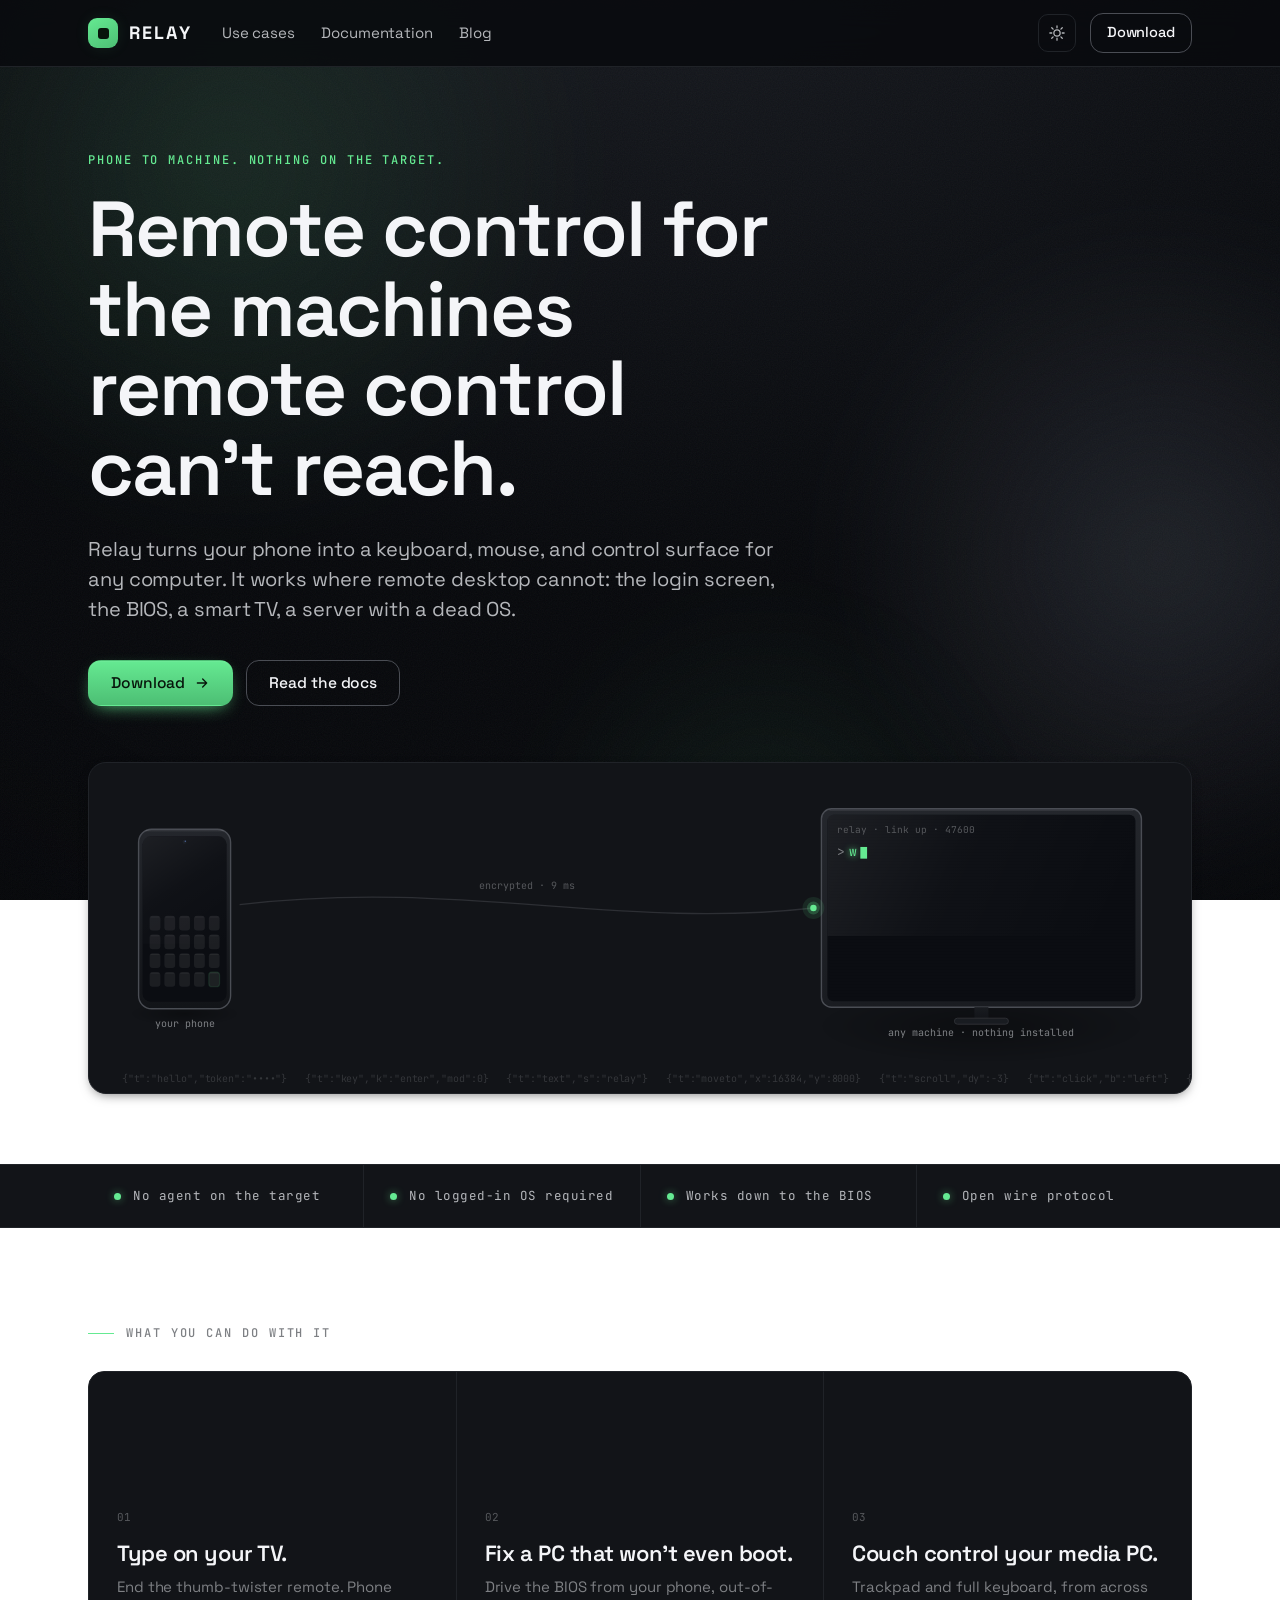
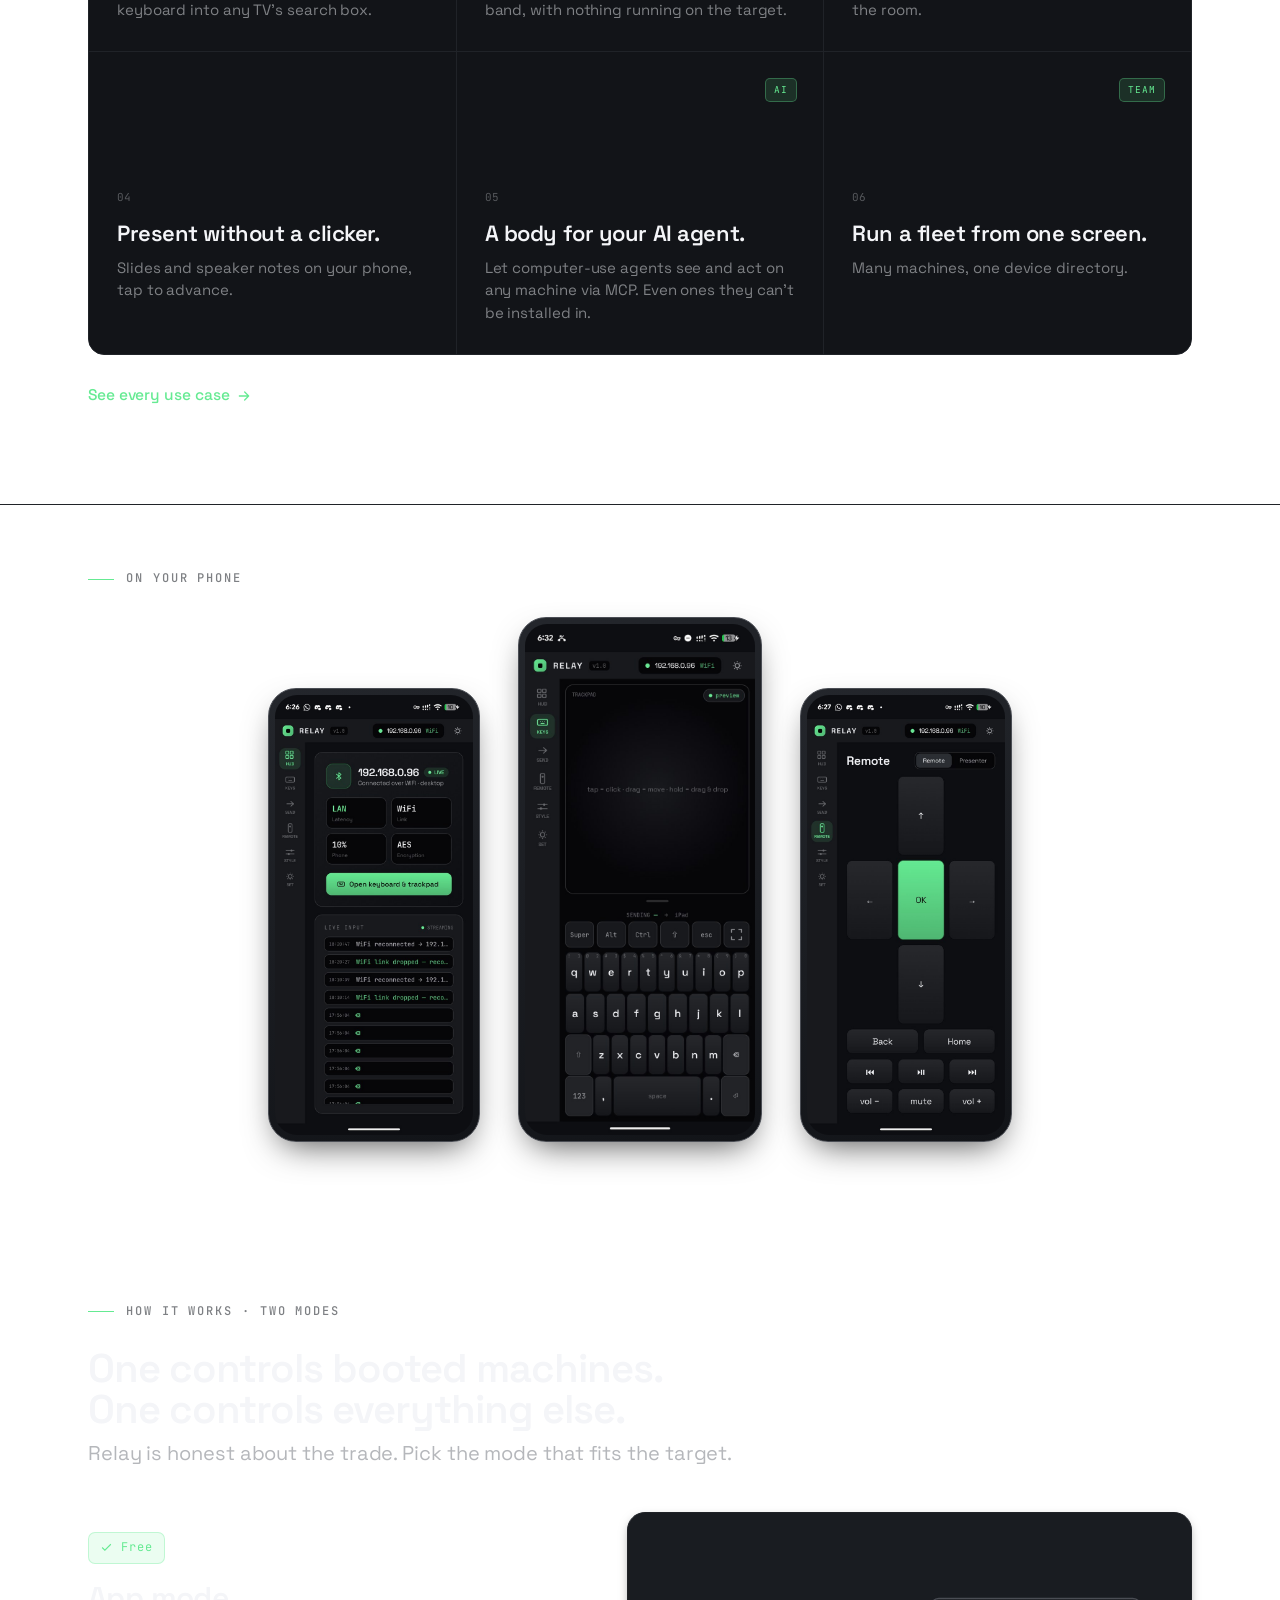
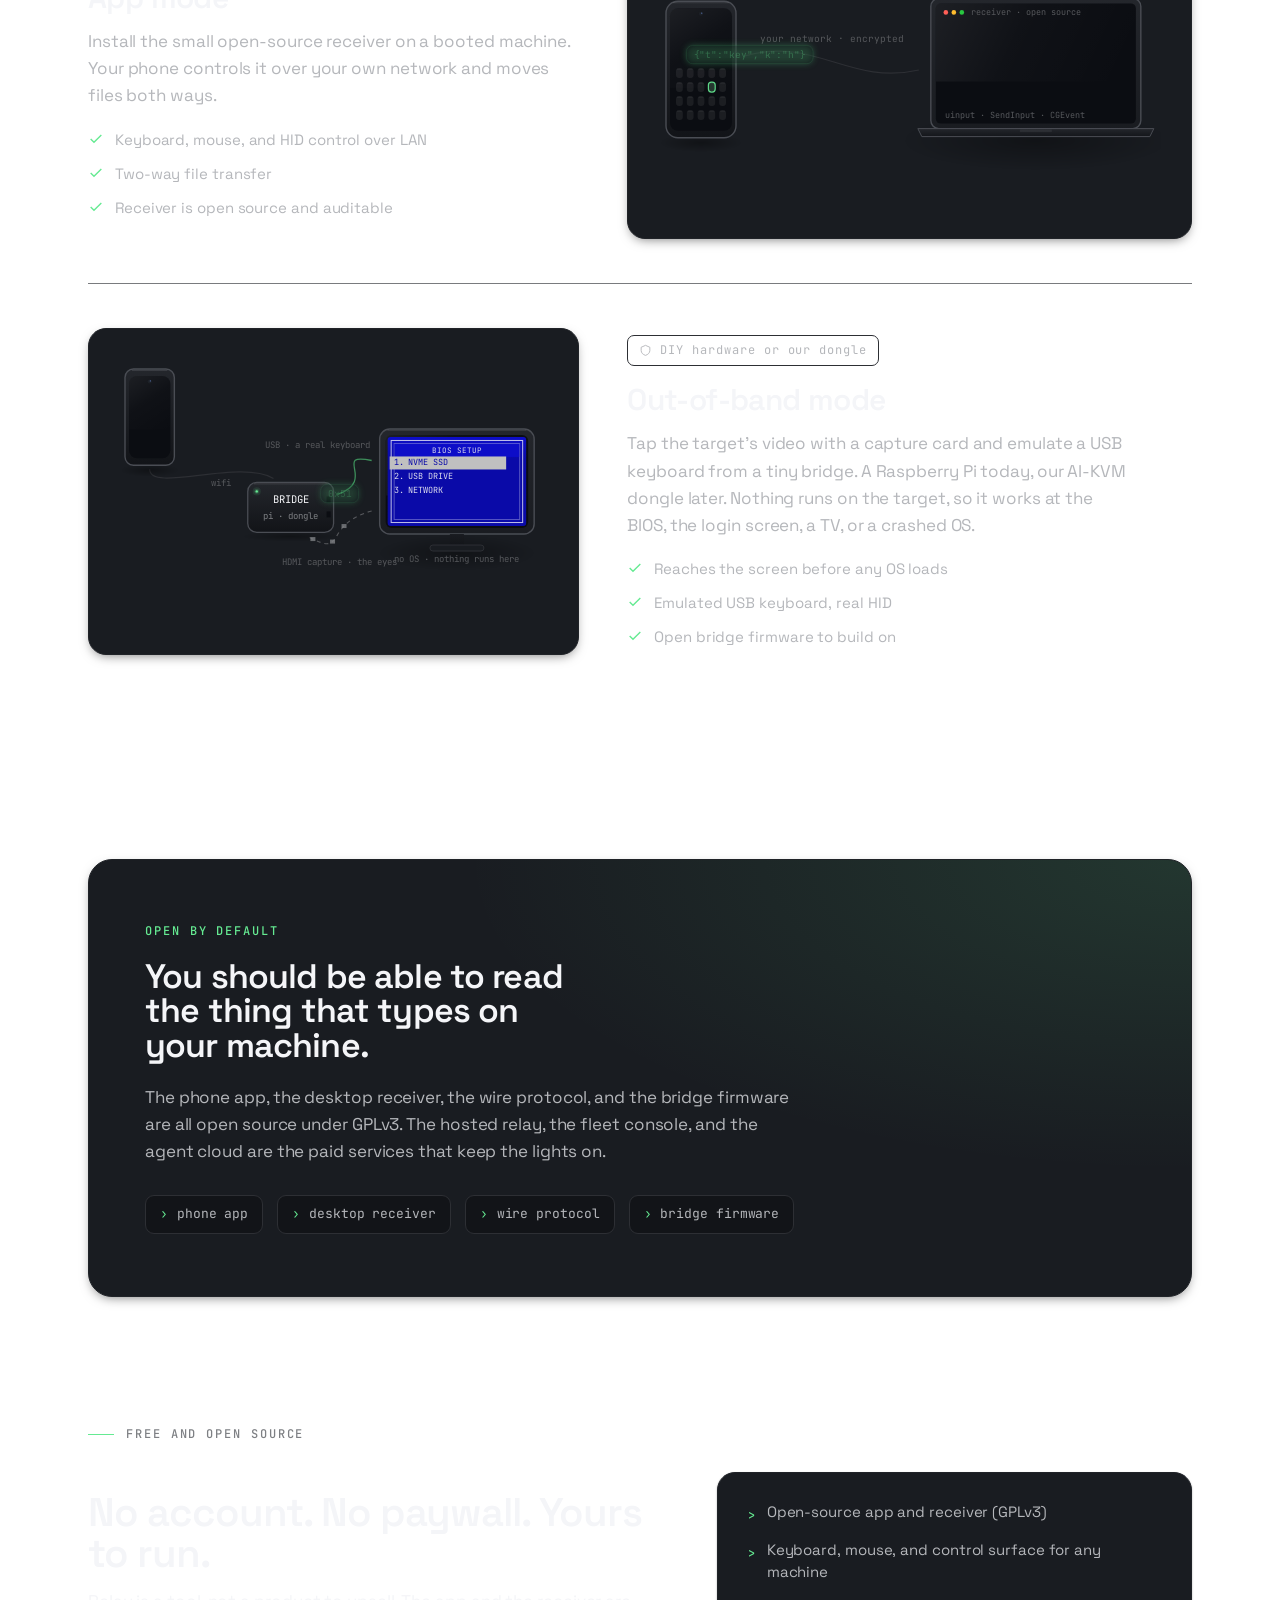
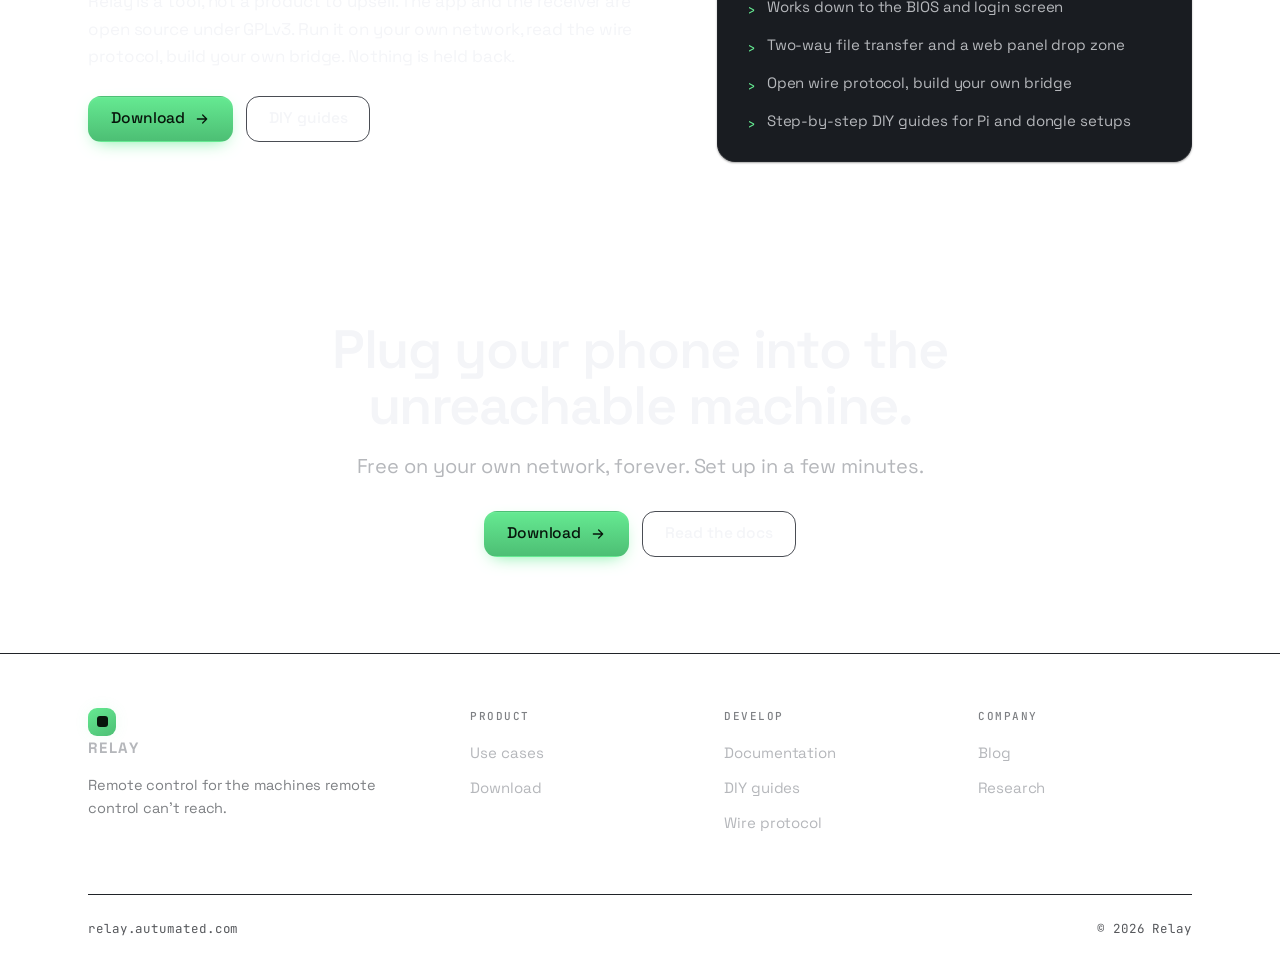
<file: index.html>
<!DOCTYPE html>
<html lang="en">
<head>
<meta charset="UTF-8" />
<meta name="viewport" content="width=device-width, initial-scale=1.0" />
<title>Relay · Remote control for the machines remote control can't reach</title>
<meta name="description" content="Relay turns your phone into a keyboard, mouse, and HID controller for any computer, with nothing installed on the machine you're controlling. Works down to the BIOS." />
<meta property="og:title" content="Relay · Remote control for the machines remote control can't reach" />
<meta property="og:description" content="Your phone becomes a keyboard, mouse, and control surface for any machine, with nothing installed on the target. Works down to the BIOS." />
<meta property="og:type" content="website" />
<meta property="og:url" content="https://relay.autumated.com/index.html" />
<meta property="og:image" content="https://relay.autumated.com/og.png" />
<meta name="twitter:card" content="summary_large_image" />
<meta name="twitter:image" content="https://relay.autumated.com/og.png" />
<link rel="preconnect" href="https://fonts.googleapis.com" />
<link rel="preconnect" href="https://fonts.gstatic.com" crossorigin />
<link href="https://fonts.googleapis.com/css2?family=Space+Grotesk:wght@400;500;600;700&family=JetBrains+Mono:wght@400;500;600&display=swap" rel="stylesheet" />
<link rel="icon" href="data:image/svg+xml,<svg xmlns='http://www.w3.org/2000/svg' viewBox='0 0 32 32'><rect width='32' height='32' rx='9' fill='%2365EA92'/><rect x='11' y='11' width='10' height='10' rx='3' fill='%230E0E12'/></svg>" />
<link rel="stylesheet" href="styles.css" />
<script src="app.js"></script>
<script src="signal.js" defer></script>
</head>
<body>

<!-- ===================== HEADER ===================== -->
<header class="site-header">
  <div class="wrap nav">
    <a class="brand" href="index.html">
      <span class="logo-mark"></span>
      Relay
    </a>
    <nav class="nav-links">
      <a href="use-cases.html">Use cases</a>
      <a href="docs.html">Documentation</a>
      <a href="blog.html">Blog</a>
    </nav>
    <div class="nav-spacer"></div>
    <div class="nav-right">
      <button class="theme-btn" data-theme-btn aria-label="Toggle theme"></button>
      <a href="docs.html#download" class="btn sm">Download</a>
    </div>
    <button class="menu-btn" data-menu-btn aria-label="Menu"><svg width="20" height="20" viewBox="0 0 24 24" fill="none" stroke="currentColor" stroke-width="1.8" stroke-linecap="round"><path d="M3 6h18M3 12h18M3 18h18"/></svg></button>
  </div>
</header>
<div class="mobile-menu" data-mobile-menu>
  <a href="use-cases.html">Use cases</a>
  <a href="docs.html">Documentation</a>
  <a href="blog.html">Blog</a>
  <a href="docs.html#download" class="btn primary">Download</a>
</div>

<!-- ===================== HERO ===================== -->
<section class="hero">
  <div class="wrap">
    <div class="kicker accent">Phone to machine. Nothing on the target.</div>
    <h1 class="display" style="margin-top:20px;">Remote control for the machines remote control can't reach.</h1>
    <p class="sub">Relay turns your phone into a keyboard, mouse, and control surface for any computer. It works where remote desktop cannot: the login screen, the BIOS, a smart TV, a server with a dead OS.</p>
    <div class="cta">
      <a href="docs.html#download" class="btn primary">Download<svg class="arrow" width="16" height="16" viewBox="0 0 24 24" fill="none" stroke="currentColor" stroke-width="1.9" stroke-linecap="round" stroke-linejoin="round"><path d="M5 12h14M13 6l6 6-6 6"/></svg></a>
      <a href="docs.html" class="btn">Read the docs</a>
    </div>
    <div class="hero-live"><canvas class="sig" data-sig="hero" role="img" aria-label="Live figure: a phone typing into a machine over the Relay wire protocol"></canvas></div>

  </div>
</section>

<!-- proof strip -->
<section class="proof">
  <div class="wrap">
    <div class="row">
      <div class="item"><span class="dot"></span><span class="t">No agent on the target</span></div>
      <div class="item"><span class="dot"></span><span class="t">No logged-in OS required</span></div>
      <div class="item"><span class="dot"></span><span class="t">Works down to the BIOS</span></div>
      <div class="item"><span class="dot"></span><span class="t">Open wire protocol</span></div>
    </div>
  </div>
</section>

<!-- ===================== USE CASES ===================== -->
<section class="section-pad">
  <div class="wrap">
    <div class="section-label"><span class="bar"></span><span class="kicker">What you can do with it</span></div>
    <div class="cards">

      <div class="uc">
        <canvas class="sig uc-vig" data-sig="uc-tv" aria-hidden="true"></canvas>
        <div class="uc-k"><span class="uc-num">01</span></div>
        <h3>Type on your TV.</h3>
        <p>End the thumb-twister remote. Phone keyboard into any TV's search box.</p>
      </div>

      <div class="uc">
        <canvas class="sig uc-vig" data-sig="uc-bios" aria-hidden="true"></canvas>
        <div class="uc-k"><span class="uc-num">02</span></div>
        <h3>Fix a PC that won't even boot.</h3>
        <p>Drive the BIOS from your phone, out-of-band, with nothing running on the target.</p>
      </div>

      <div class="uc">
        <canvas class="sig uc-vig" data-sig="uc-couch" aria-hidden="true"></canvas>
        <div class="uc-k"><span class="uc-num">03</span></div>
        <h3>Couch control your media PC.</h3>
        <p>Trackpad and full keyboard, from across the room.</p>
      </div>

      <div class="uc">
        <canvas class="sig uc-vig" data-sig="uc-present" aria-hidden="true"></canvas>
        <div class="uc-k"><span class="uc-num">04</span></div>
        <h3>Present without a clicker.</h3>
        <p>Slides and speaker notes on your phone, tap to advance.</p>
      </div>

      <div class="uc">
        <span class="pill">AI</span>
        <canvas class="sig uc-vig" data-sig="uc-agent" aria-hidden="true"></canvas>
        <div class="uc-k"><span class="uc-num">05</span></div>
        <h3>A body for your AI agent.</h3>
        <p>Let computer-use agents see and act on any machine via MCP. Even ones they can't be installed in.</p>
      </div>

      <div class="uc">
        <span class="pill">Team</span>
        <canvas class="sig uc-vig" data-sig="uc-fleet" aria-hidden="true"></canvas>
        <div class="uc-k"><span class="uc-num">06</span></div>
        <h3>Run a fleet from one screen.</h3>
        <p>Many machines, one device directory.</p>
      </div>

    </div>
    <div style="margin-top:26px;"><a href="use-cases.html" class="link-arrow">See every use case<svg class="arrow" width="16" height="16" viewBox="0 0 24 24" fill="none" stroke="currentColor" stroke-width="1.9" stroke-linecap="round" stroke-linejoin="round"><path d="M5 12h14M13 6l6 6-6 6"/></svg></a></div>
  </div>
</section>

<hr class="rule" />

<!-- ===================== APP ===================== -->
<section class="section-pad-sm">
  <div class="wrap">
    <div class="section-label"><span class="bar"></span><span class="kicker">On your phone</span></div>
    <div class="phones">
      <div class="phone"><img src="img/app-devices.jpg" alt="Relay devices and pairing screen" loading="lazy" /></div>
      <div class="phone phone-lead"><img src="img/app-keyboard.jpg" alt="Relay keyboard and trackpad" loading="lazy" /></div>
      <div class="phone"><img src="img/app-remote.jpg" alt="Relay remote control" loading="lazy" /></div>
    </div>
  </div>
</section>

<!-- ===================== HOW IT WORKS ===================== -->
<section class="section-pad">
  <div class="wrap">
    <div class="section-label"><span class="bar"></span><span class="kicker">How it works · two modes</span></div>
    <h2 class="display" style="font-size:clamp(28px,4vw,40px); max-width:24ch; margin-bottom:8px;">One controls booted machines. One controls everything else.</h2>
    <p class="lead" style="max-width:60ch;">Relay is honest about the trade. Pick the mode that fits the target.</p>

    <!-- mode 1 -->
    <div class="mode">
      <div class="mode-meta">
        <span class="tag free"><svg width="13" height="13" viewBox="0 0 24 24" fill="none" stroke="currentColor" stroke-width="2"><path d="m4 12 5 5L20 6"/></svg>Free</span>
        <h3>App mode</h3>
        <p>Install the small open-source receiver on a booted machine. Your phone controls it over your own network and moves files both ways.</p>
        <ul>
          <li><span class="ck"><svg width="16" height="16" viewBox="0 0 24 24" fill="none" stroke="currentColor" stroke-width="2"><path d="m4 12 5 5L20 6"/></svg></span>Keyboard, mouse, and HID control over LAN</li>
          <li><span class="ck"><svg width="16" height="16" viewBox="0 0 24 24" fill="none" stroke="currentColor" stroke-width="2"><path d="m4 12 5 5L20 6"/></svg></span>Two-way file transfer</li>
          <li><span class="ck"><svg width="16" height="16" viewBox="0 0 24 24" fill="none" stroke="currentColor" stroke-width="2"><path d="m4 12 5 5L20 6"/></svg></span>Receiver is open source and auditable</li>
        </ul>
      </div>
      <div class="mode-art">
        <canvas class="sig sig-mode" data-sig="app" role="img" aria-label="Live figure: each keystroke travels from the phone as a real protocol line and lands in the receiver"></canvas>
      </div>
    </div>

    <hr class="rule" style="opacity:.6;" />

    <!-- mode 2 -->
    <div class="mode flip">
      <div class="mode-meta">
        <span class="tag"><svg width="13" height="13" viewBox="0 0 24 24" fill="none" stroke="currentColor" stroke-width="1.7"><path d="M12 2.5 4 6v6c0 4.5 3.4 7.5 8 9 4.6-1.5 8-4.5 8-9V6z"/></svg>DIY hardware or our dongle</span>
        <h3>Out-of-band mode</h3>
        <p>Tap the target's video with a capture card and emulate a USB keyboard from a tiny bridge. A Raspberry Pi today, our AI-KVM dongle later. Nothing runs on the target, so it works at the BIOS, the login screen, a TV, or a crashed OS.</p>
        <ul>
          <li><span class="ck"><svg width="16" height="16" viewBox="0 0 24 24" fill="none" stroke="currentColor" stroke-width="2"><path d="m4 12 5 5L20 6"/></svg></span>Reaches the screen before any OS loads</li>
          <li><span class="ck"><svg width="16" height="16" viewBox="0 0 24 24" fill="none" stroke="currentColor" stroke-width="2"><path d="m4 12 5 5L20 6"/></svg></span>Emulated USB keyboard, real HID</li>
          <li><span class="ck"><svg width="16" height="16" viewBox="0 0 24 24" fill="none" stroke="currentColor" stroke-width="2"><path d="m4 12 5 5L20 6"/></svg></span>Open bridge firmware to build on</li>
        </ul>
      </div>
      <div class="mode-art">
        <canvas class="sig sig-mode" data-sig="oob" role="img" aria-label="Live figure: HID bytes from the bridge drive a BIOS boot menu while HDMI capture flows back"></canvas>
      </div>
    </div>
  </div>
</section>

<!-- ===================== OPEN SOURCE BAND ===================== -->
<section class="section-pad-sm">
  <div class="wrap">
    <div class="band">
      <div class="kicker">Open by default</div>
      <h2 class="display">You should be able to read the thing that types on your machine.</h2>
      <p>The phone app, the desktop receiver, the wire protocol, and the bridge firmware are all open source under GPLv3. The hosted relay, the fleet console, and the agent cloud are the paid services that keep the lights on.</p>
      <div class="os-list">
        <span class="os-chip"><span class="gd">›</span> phone app</span>
        <span class="os-chip"><span class="gd">›</span> desktop receiver</span>
        <span class="os-chip"><span class="gd">›</span> wire protocol</span>
        <span class="os-chip"><span class="gd">›</span> bridge firmware</span>
      </div>
    </div>
  </div>
</section>

<!-- ===================== FREE + OPEN ===================== -->
<section class="section-pad-sm">
  <div class="wrap">
    <div class="section-label"><span class="bar"></span><span class="kicker">Free and open source</span></div>
    <div class="open-grid">
      <div class="open-lead">
        <h2 class="display" style="font-size:clamp(28px,4vw,40px);">No account. No paywall. Yours to run.</h2>
        <p class="sub">Relay is a tool, not a product to upsell. The app and the receiver are open source under GPLv3. Run it on your own network, read the wire protocol, build your own bridge. Nothing is held back.</p>
        <div class="cta">
          <a href="docs.html#download" class="btn primary">Download<svg class="arrow" width="16" height="16" viewBox="0 0 24 24" fill="none" stroke="currentColor" stroke-width="1.9" stroke-linecap="round" stroke-linejoin="round"><path d="M5 12h14M13 6l6 6-6 6"/></svg></a>
          <a href="docs.html#guides" class="btn">DIY guides</a>
        </div>
      </div>
      <ul class="open-list">
        <li><span class="ck">›</span>Open-source app and receiver (GPLv3)</li>
        <li><span class="ck">›</span>Keyboard, mouse, and control surface for any machine</li>
        <li><span class="ck">›</span>Works down to the BIOS and login screen</li>
        <li><span class="ck">›</span>Two-way file transfer and a web panel drop zone</li>
        <li><span class="ck">›</span>Open wire protocol, build your own bridge</li>
        <li><span class="ck">›</span>Step-by-step DIY guides for Pi and dongle setups</li>
      </ul>
    </div>
  </div>
</section>

<!-- ===================== FINAL CTA ===================== -->
<section class="final">
  <div class="wrap-narrow">
    <h2 class="display">Plug your phone into the unreachable machine.</h2>
    <p class="lead">Free on your own network, forever. Set up in a few minutes.</p>
    <div class="cta">
      <a href="docs.html#download" class="btn primary">Download<svg class="arrow" width="16" height="16" viewBox="0 0 24 24" fill="none" stroke="currentColor" stroke-width="1.9" stroke-linecap="round" stroke-linejoin="round"><path d="M5 12h14M13 6l6 6-6 6"/></svg></a>
      <a href="docs.html" class="btn">Read the docs</a>
    </div>
  </div>
</section>

<!-- ===================== FOOTER ===================== -->
<footer class="site-footer">
  <div class="wrap">
    <div class="footer-grid">
      <div class="footer-brand">
        <a class="brand" href="index.html">
          <span class="logo-mark"></span>
          Relay
        </a>
        <p>Remote control for the machines remote control can't reach.</p>
      </div>
      <div>
        <h5>Product</h5>
        <a href="use-cases.html">Use cases</a>
        <a href="docs.html#download">Download</a>
      </div>
      <div>
        <h5>Develop</h5>
        <a href="docs.html">Documentation</a>
        <a href="docs.html#guides">DIY guides</a>
        <a href="docs.html#protocol">Wire protocol</a>
      </div>
      <div>
        <h5>Company</h5>
        <a href="blog.html">Blog</a>
        <a href="blog.html">Research</a>
      </div>
    </div>
    <div class="footer-bottom">
      <span class="mono">relay.autumated.com</span>
      <span class="mono">© 2026 Relay</span>
    </div>
  </div>
</footer>

</body>
</html>
</file>
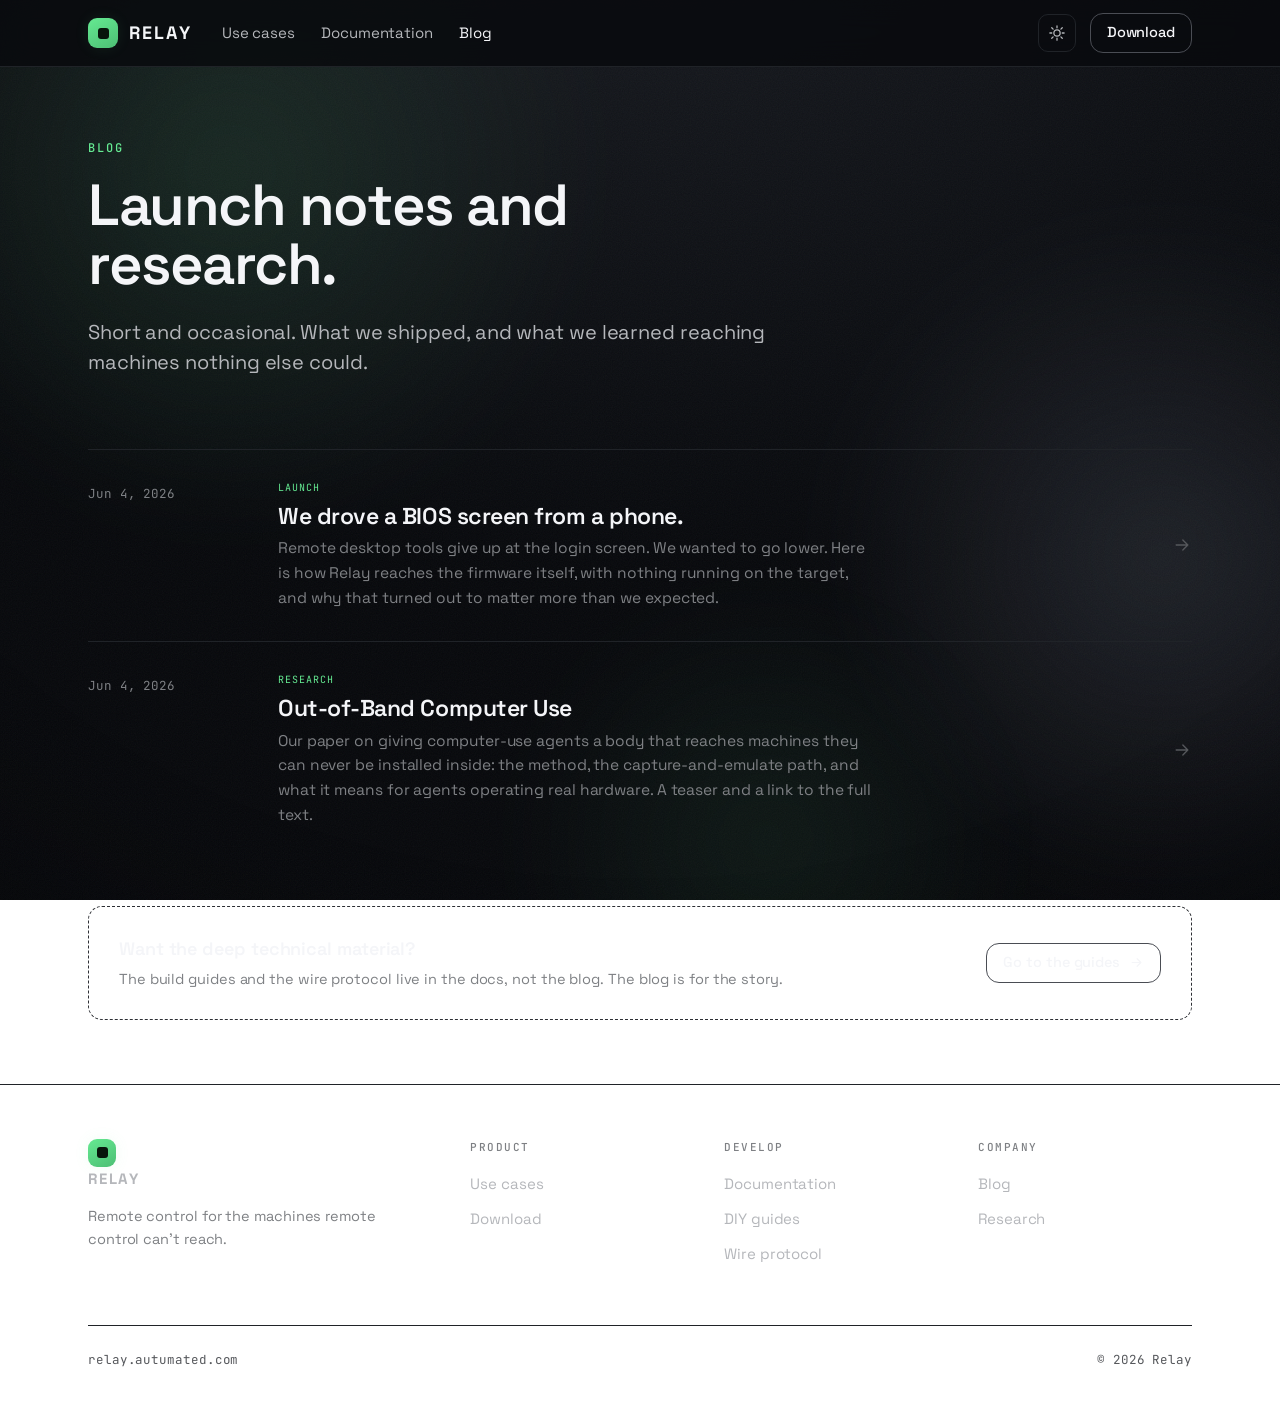
<file: blog.html>
<!DOCTYPE html>
<html lang="en">
<head>
<meta charset="UTF-8" />
<meta name="viewport" content="width=device-width, initial-scale=1.0" />
<title>Relay · Blog</title>
<meta name="description" content="Launch notes and research from Relay, including the Out-of-Band Computer Use paper." />
<meta property="og:title" content="Relay · Blog" />
<meta property="og:description" content="Launch notes and research from Relay, including the Out-of-Band Computer Use paper." />
<meta property="og:type" content="website" />
<meta property="og:url" content="https://relay.autumated.com/blog.html" />
<meta property="og:image" content="https://relay.autumated.com/og.png" />
<meta name="twitter:card" content="summary_large_image" />
<meta name="twitter:image" content="https://relay.autumated.com/og.png" />
<link rel="preconnect" href="https://fonts.googleapis.com" />
<link rel="preconnect" href="https://fonts.gstatic.com" crossorigin />
<link href="https://fonts.googleapis.com/css2?family=Space+Grotesk:wght@400;500;600;700&family=JetBrains+Mono:wght@400;500;600&display=swap" rel="stylesheet" />
<link rel="icon" href="data:image/svg+xml,<svg xmlns='http://www.w3.org/2000/svg' viewBox='0 0 32 32'><rect width='32' height='32' rx='9' fill='%2365EA92'/><rect x='11' y='11' width='10' height='10' rx='3' fill='%230E0E12'/></svg>" />
<link rel="stylesheet" href="styles.css" />
<script src="app.js"></script>
</head>
<body>

<header class="site-header">
  <div class="wrap nav">
    <a class="brand" href="index.html">
      <span class="logo-mark"></span>
      Relay
    </a>
    <nav class="nav-links">
      <a href="use-cases.html">Use cases</a>
      <a href="docs.html">Documentation</a>
      <a href="blog.html" class="active">Blog</a>
    </nav>
    <div class="nav-spacer"></div>
    <div class="nav-right">
      <button class="theme-btn" data-theme-btn aria-label="Toggle theme"></button>
      <a href="docs.html#download" class="btn sm">Download</a>
    </div>
    <button class="menu-btn" data-menu-btn aria-label="Menu"><svg width="20" height="20" viewBox="0 0 24 24" fill="none" stroke="currentColor" stroke-width="1.8" stroke-linecap="round"><path d="M3 6h18M3 12h18M3 18h18"/></svg></button>
  </div>
</header>
<div class="mobile-menu" data-mobile-menu>
  <a href="use-cases.html">Use cases</a>
  <a href="docs.html">Documentation</a>
  <a href="blog.html">Blog</a>
  <a href="docs.html#download" class="btn primary">Download</a>
</div>

<section class="page-head">
  <div class="wrap">
    <div class="kicker accent">Blog</div>
    <h1 class="display">Launch notes and research.</h1>
    <p class="lead">Short and occasional. What we shipped, and what we learned reaching machines nothing else could.</p>
  </div>
</section>

<section class="section-pad-sm">
  <div class="wrap">
    <div class="posts">

      <a class="post" href="post-bios.html">
        <div class="date">Jun 4, 2026</div>
        <div>
          <div class="ptag">Launch</div>
          <h3 style="margin-top:8px;">We drove a BIOS screen from a phone.</h3>
          <p>Remote desktop tools give up at the login screen. We wanted to go lower. Here is how Relay reaches the firmware itself, with nothing running on the target, and why that turned out to matter more than we expected.</p>
        </div>
        <div class="read"><svg width="20" height="20" viewBox="0 0 24 24" fill="none" stroke="currentColor" stroke-width="1.6" stroke-linecap="round" stroke-linejoin="round"><path d="M5 12h14M13 6l6 6-6 6"/></svg></div>
      </a>

      <a class="post" href="#">
        <div class="date">Jun 4, 2026</div>
        <div>
          <div class="ptag">Research</div>
          <h3 style="margin-top:8px;">Out-of-Band Computer Use</h3>
          <p>Our paper on giving computer-use agents a body that reaches machines they can never be installed inside: the method, the capture-and-emulate path, and what it means for agents operating real hardware. A teaser and a link to the full text.</p>
        </div>
        <div class="read"><svg width="20" height="20" viewBox="0 0 24 24" fill="none" stroke="currentColor" stroke-width="1.6" stroke-linecap="round" stroke-linejoin="round"><path d="M5 12h14M13 6l6 6-6 6"/></svg></div>
      </a>

    </div>

    <div style="margin-top:48px; padding:28px 30px; border:1px dashed var(--line-2); border-radius:14px; display:flex; align-items:center; gap:18px; flex-wrap:wrap;">
      <div style="flex:1; min-width:260px;">
        <div style="font-family:var(--font-display); font-weight:600; font-size:18px;">Want the deep technical material?</div>
        <div class="muted" style="font-size:14.5px; margin-top:4px;">The build guides and the wire protocol live in the docs, not the blog. The blog is for the story.</div>
      </div>
      <a href="docs.html#guides" class="btn sm">Go to the guides<svg class="arrow" width="15" height="15" viewBox="0 0 24 24" fill="none" stroke="currentColor" stroke-width="1.9" stroke-linecap="round" stroke-linejoin="round"><path d="M5 12h14M13 6l6 6-6 6"/></svg></a>
    </div>
  </div>
</section>

<footer class="site-footer">
  <div class="wrap">
    <div class="footer-grid">
      <div class="footer-brand">
        <a class="brand" href="index.html">
          <span class="logo-mark"></span>
          Relay
        </a>
        <p>Remote control for the machines remote control can't reach.</p>
      </div>
      <div><h5>Product</h5><a href="use-cases.html">Use cases</a><a href="docs.html#download">Download</a></div>
      <div><h5>Develop</h5><a href="docs.html">Documentation</a><a href="docs.html#guides">DIY guides</a><a href="docs.html#protocol">Wire protocol</a></div>
      <div><h5>Company</h5><a href="blog.html">Blog</a><a href="blog.html">Research</a></div>
    </div>
    <div class="footer-bottom">
      <span class="mono">relay.autumated.com</span>
      <span class="mono">© 2026 Relay</span>
    </div>
  </div>
</footer>

</body>
</html>
</file>
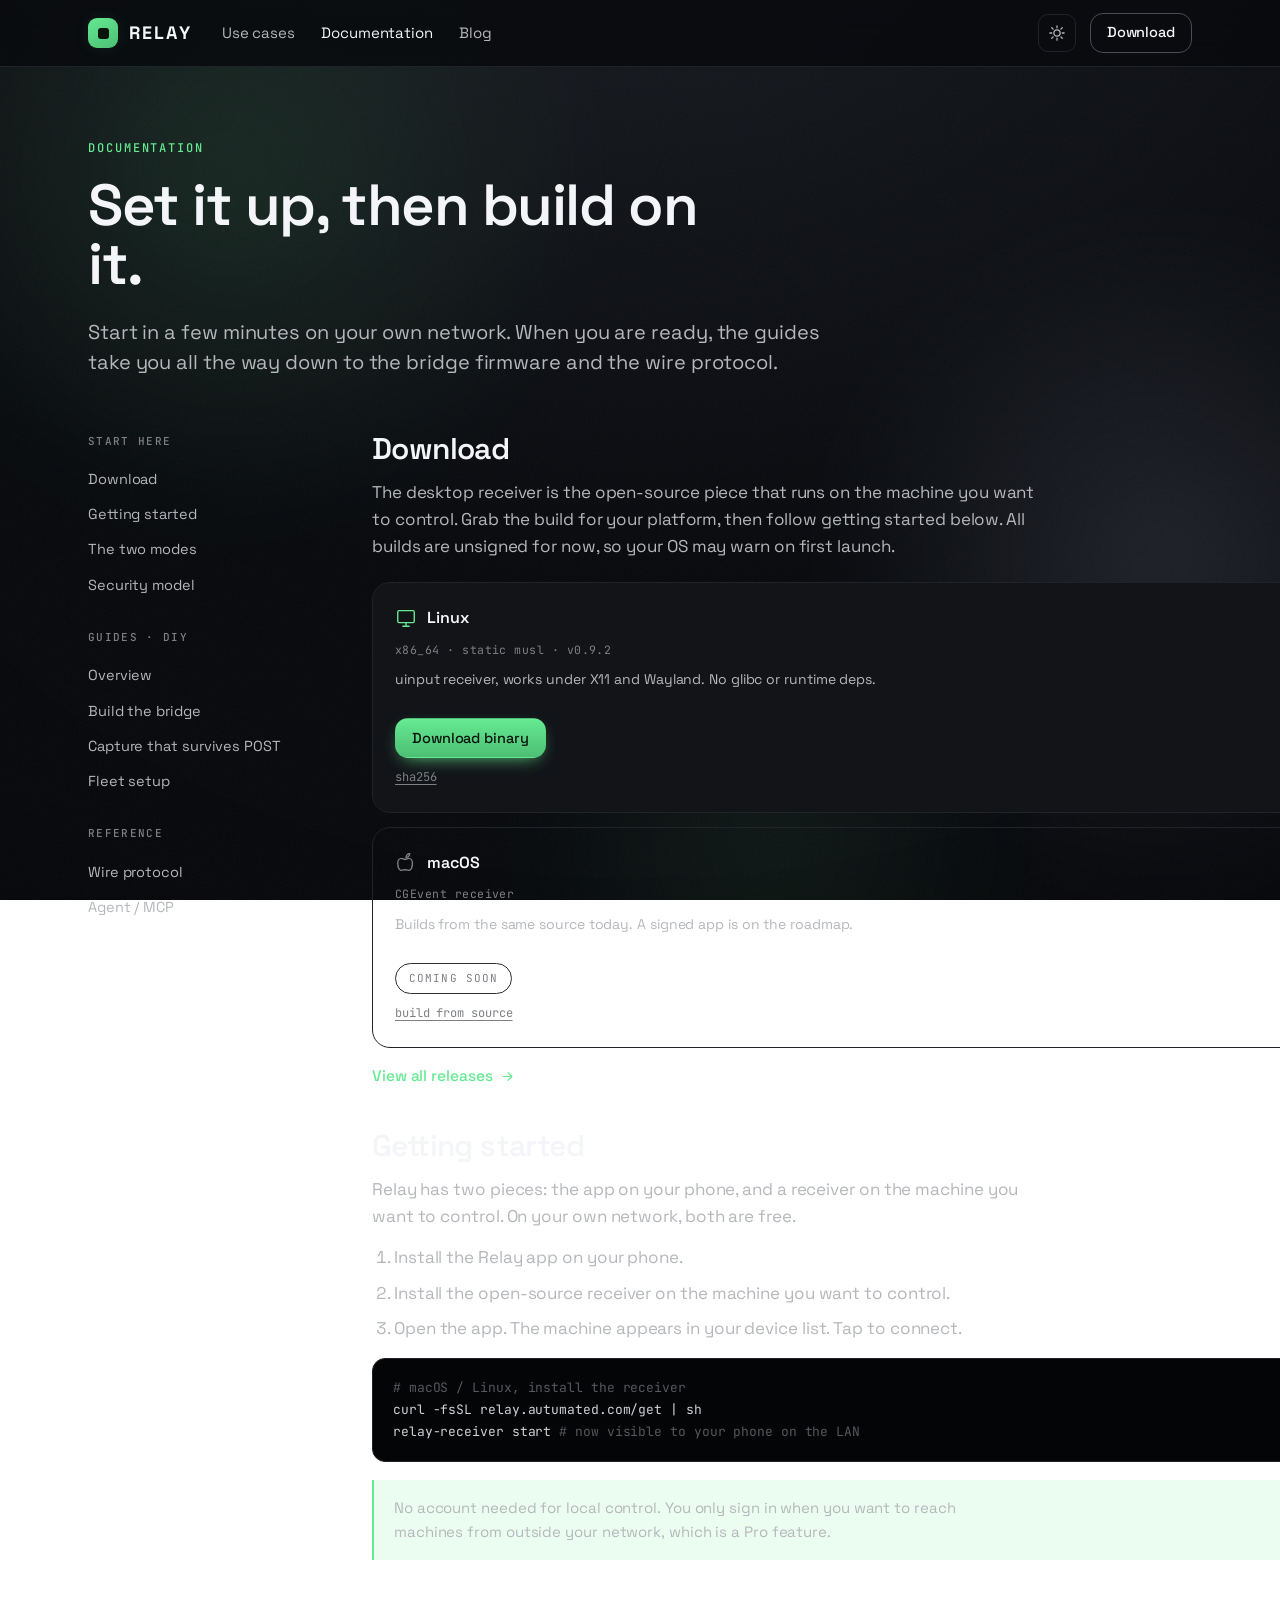
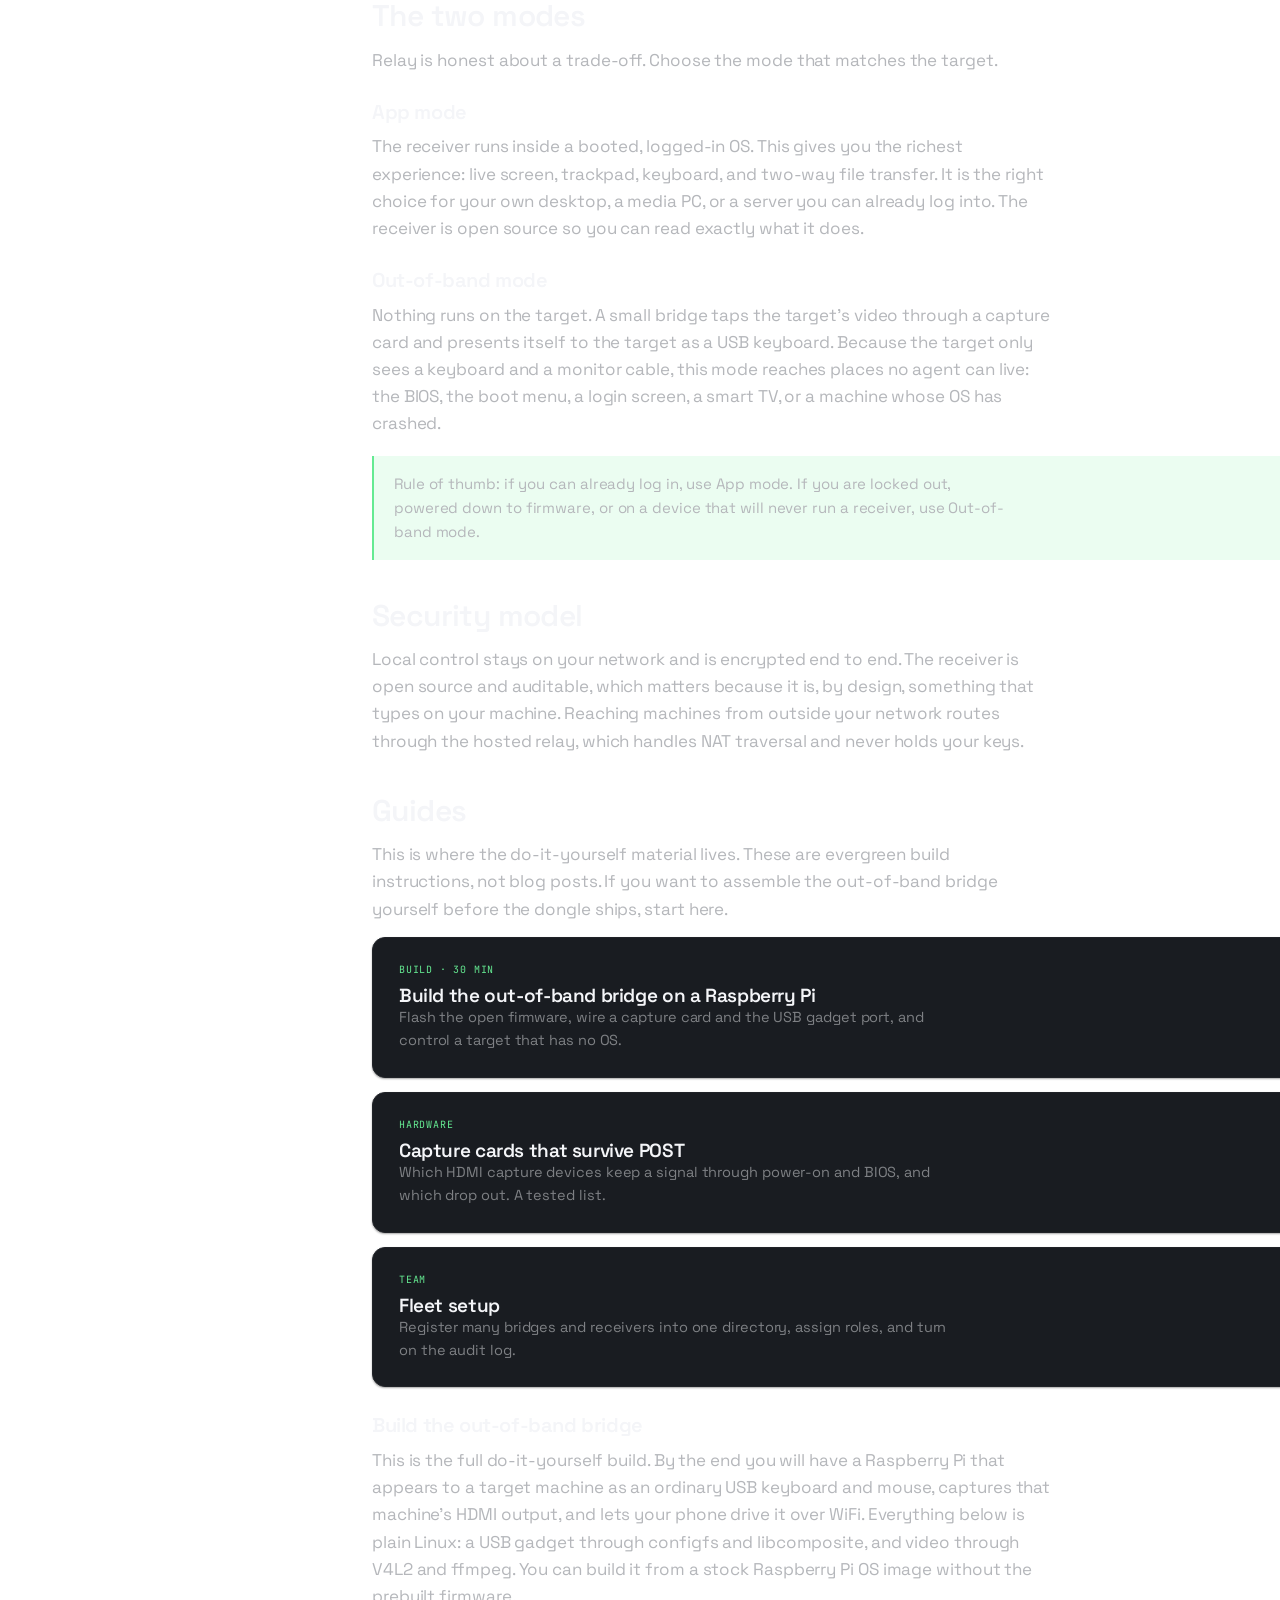
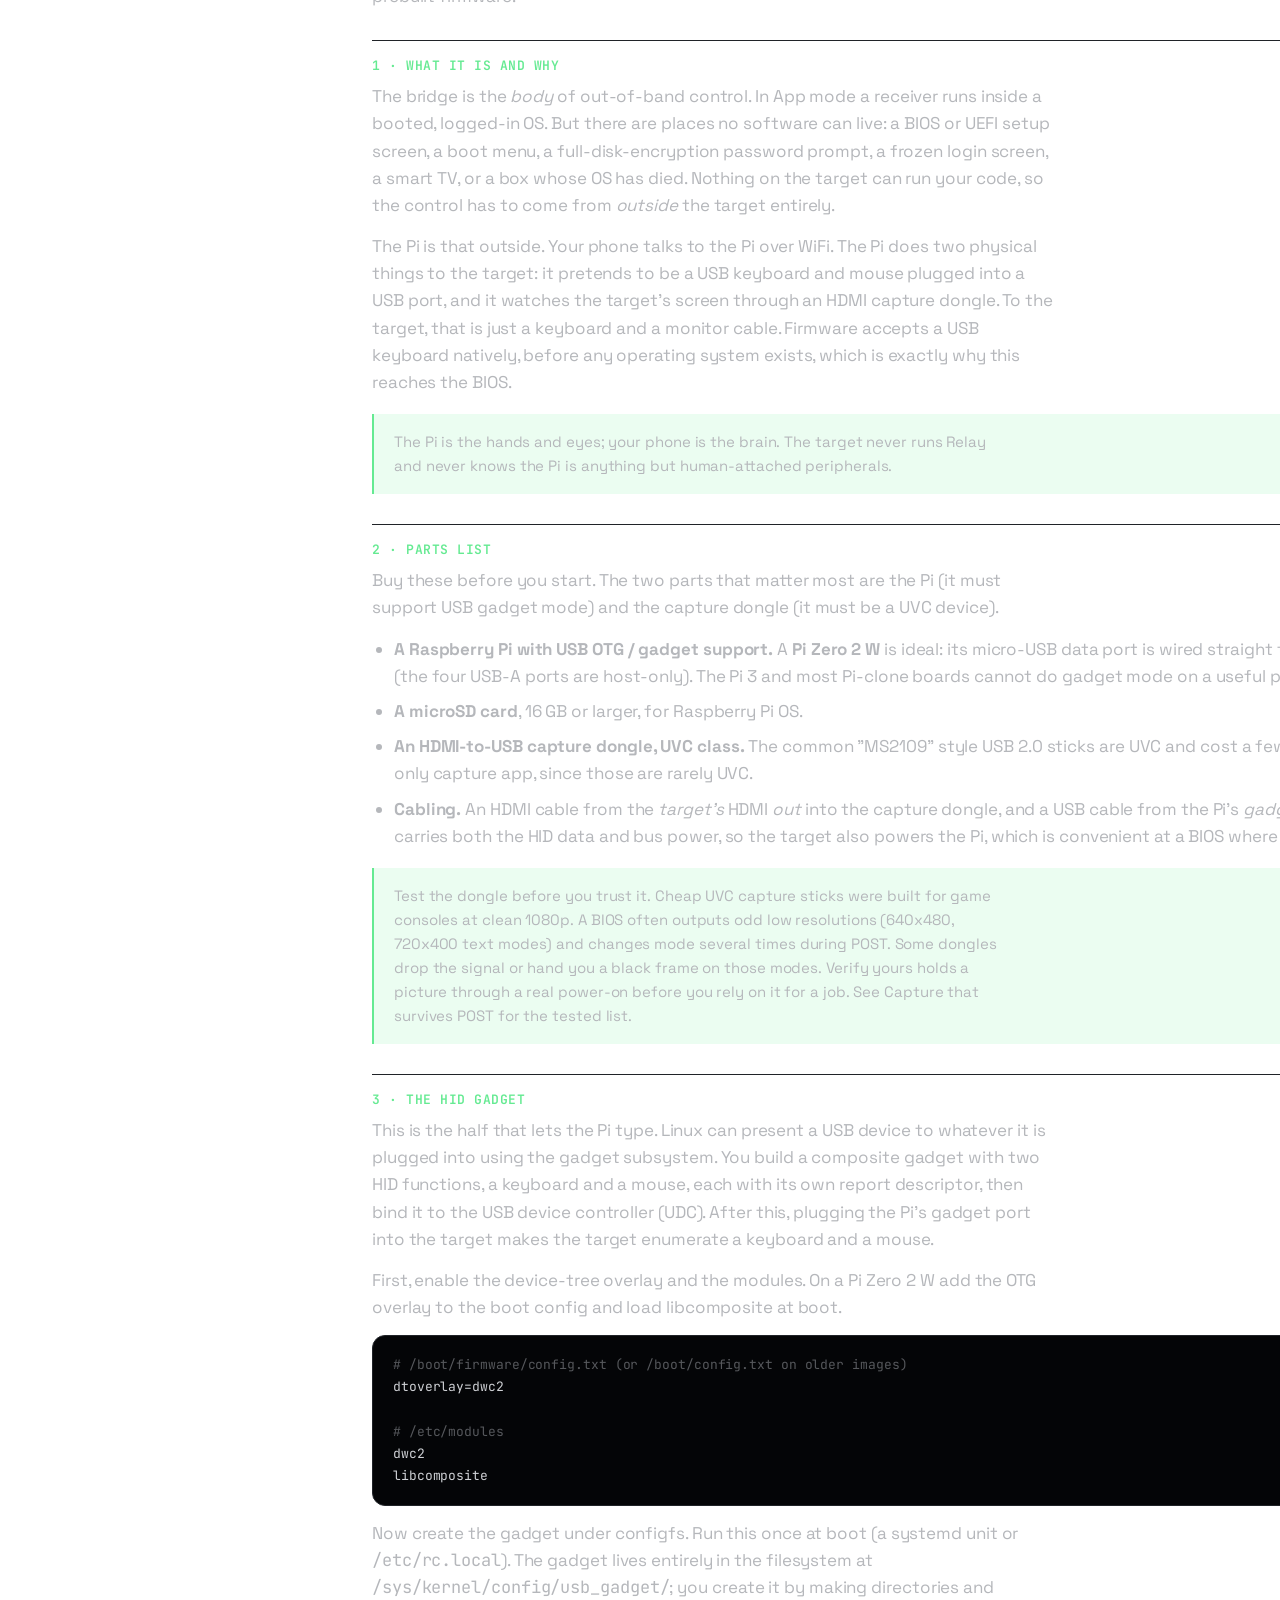
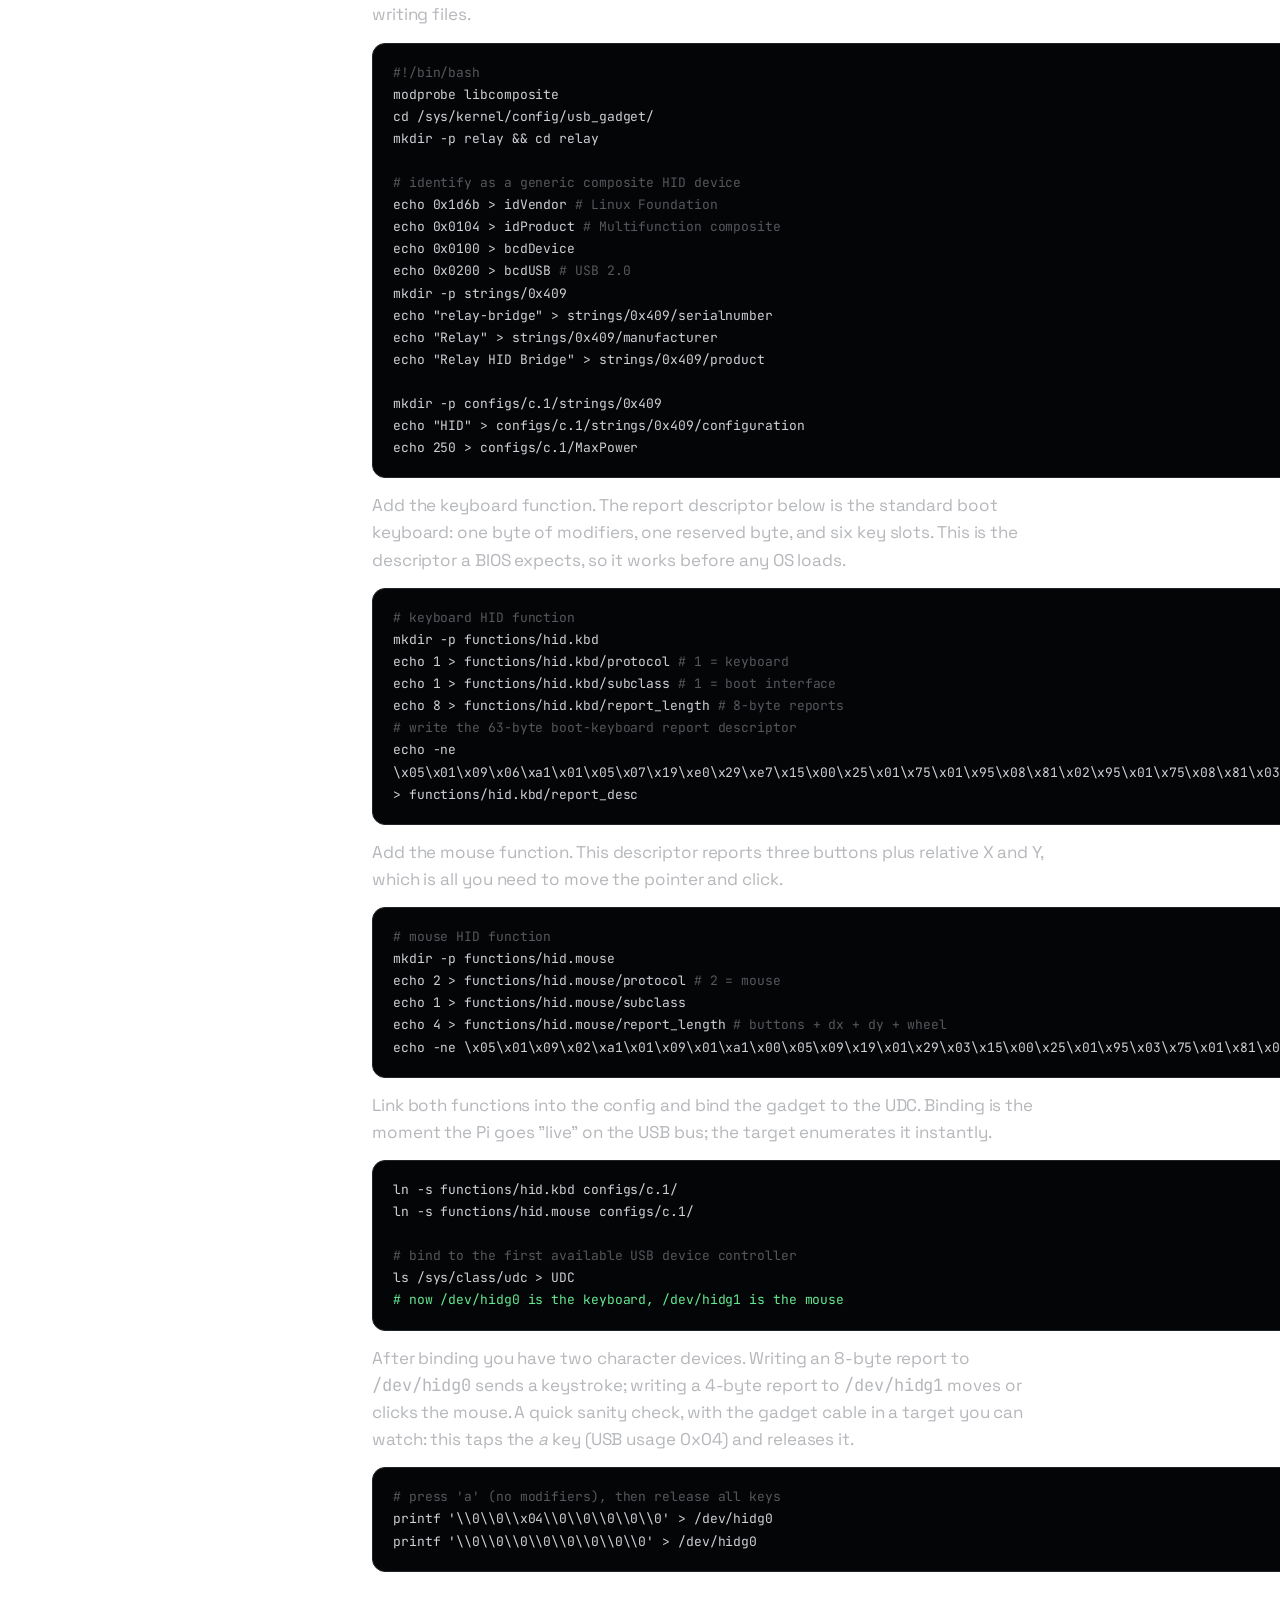
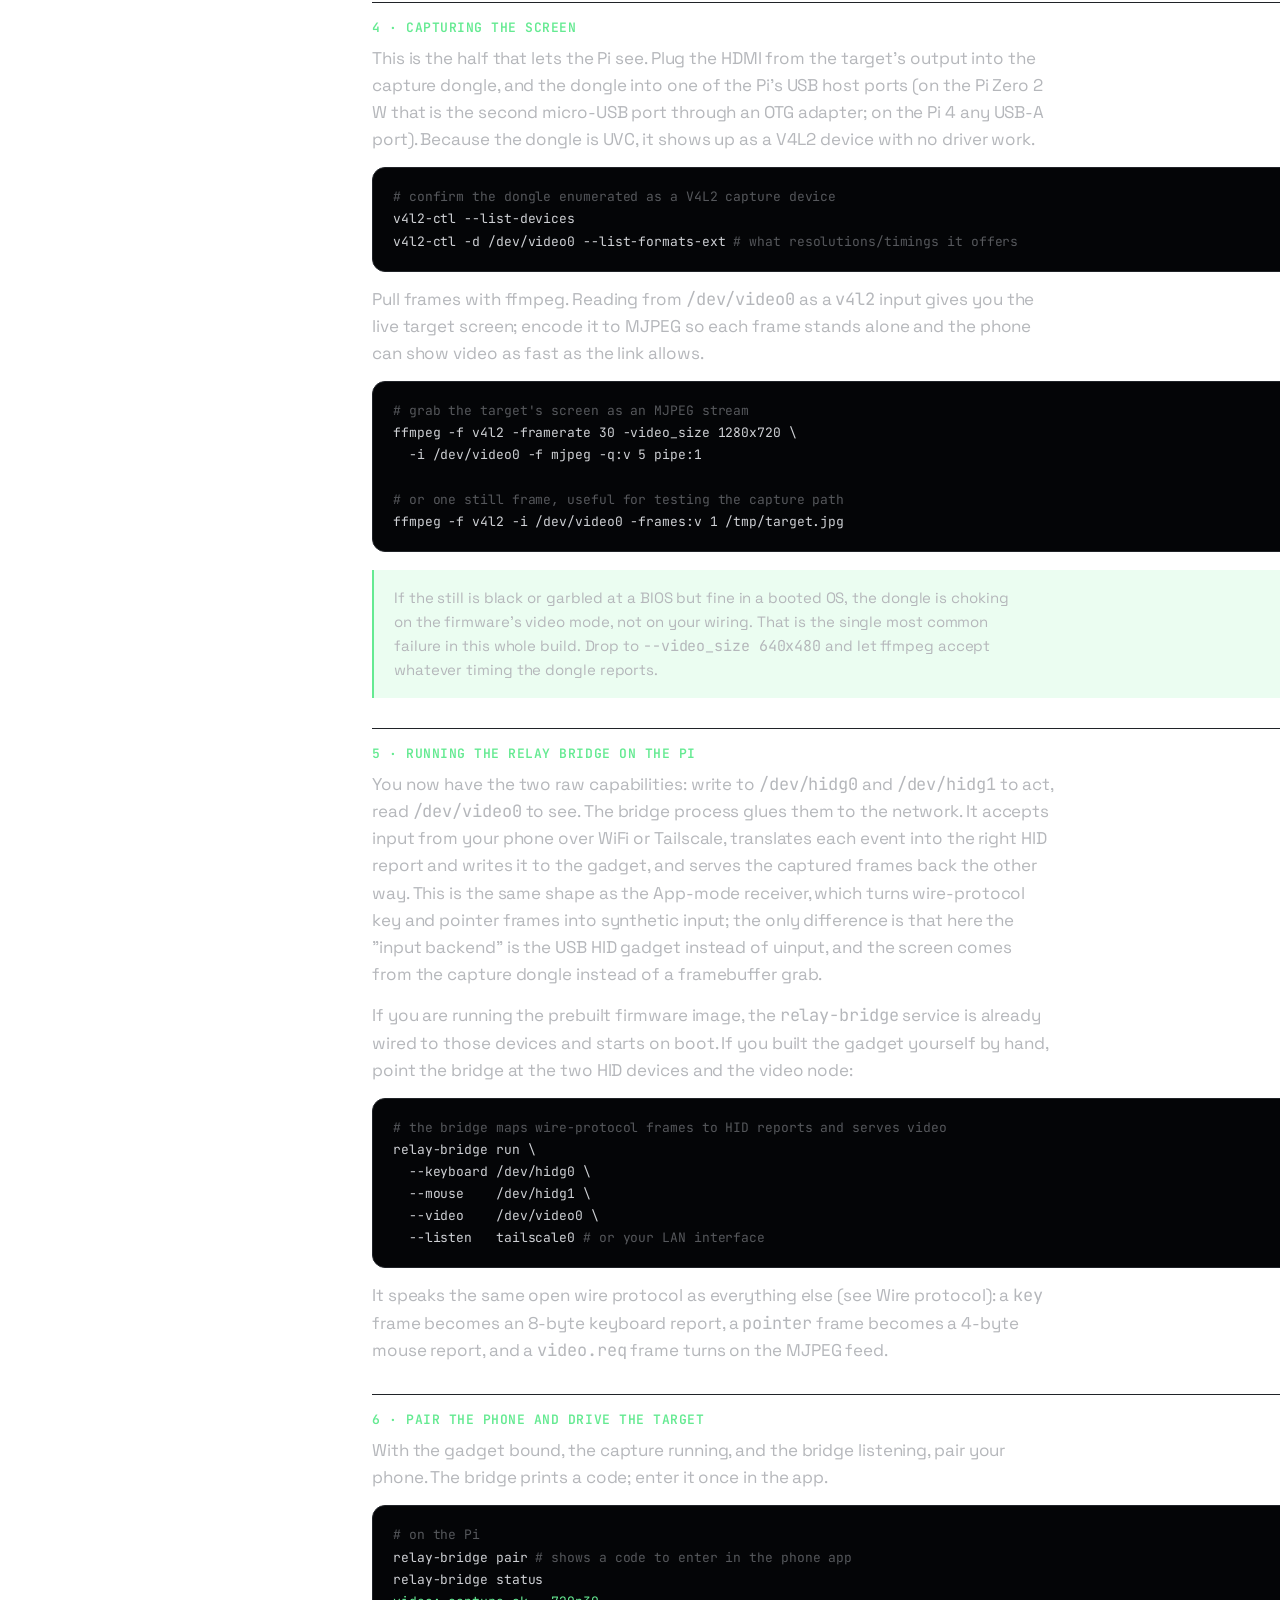
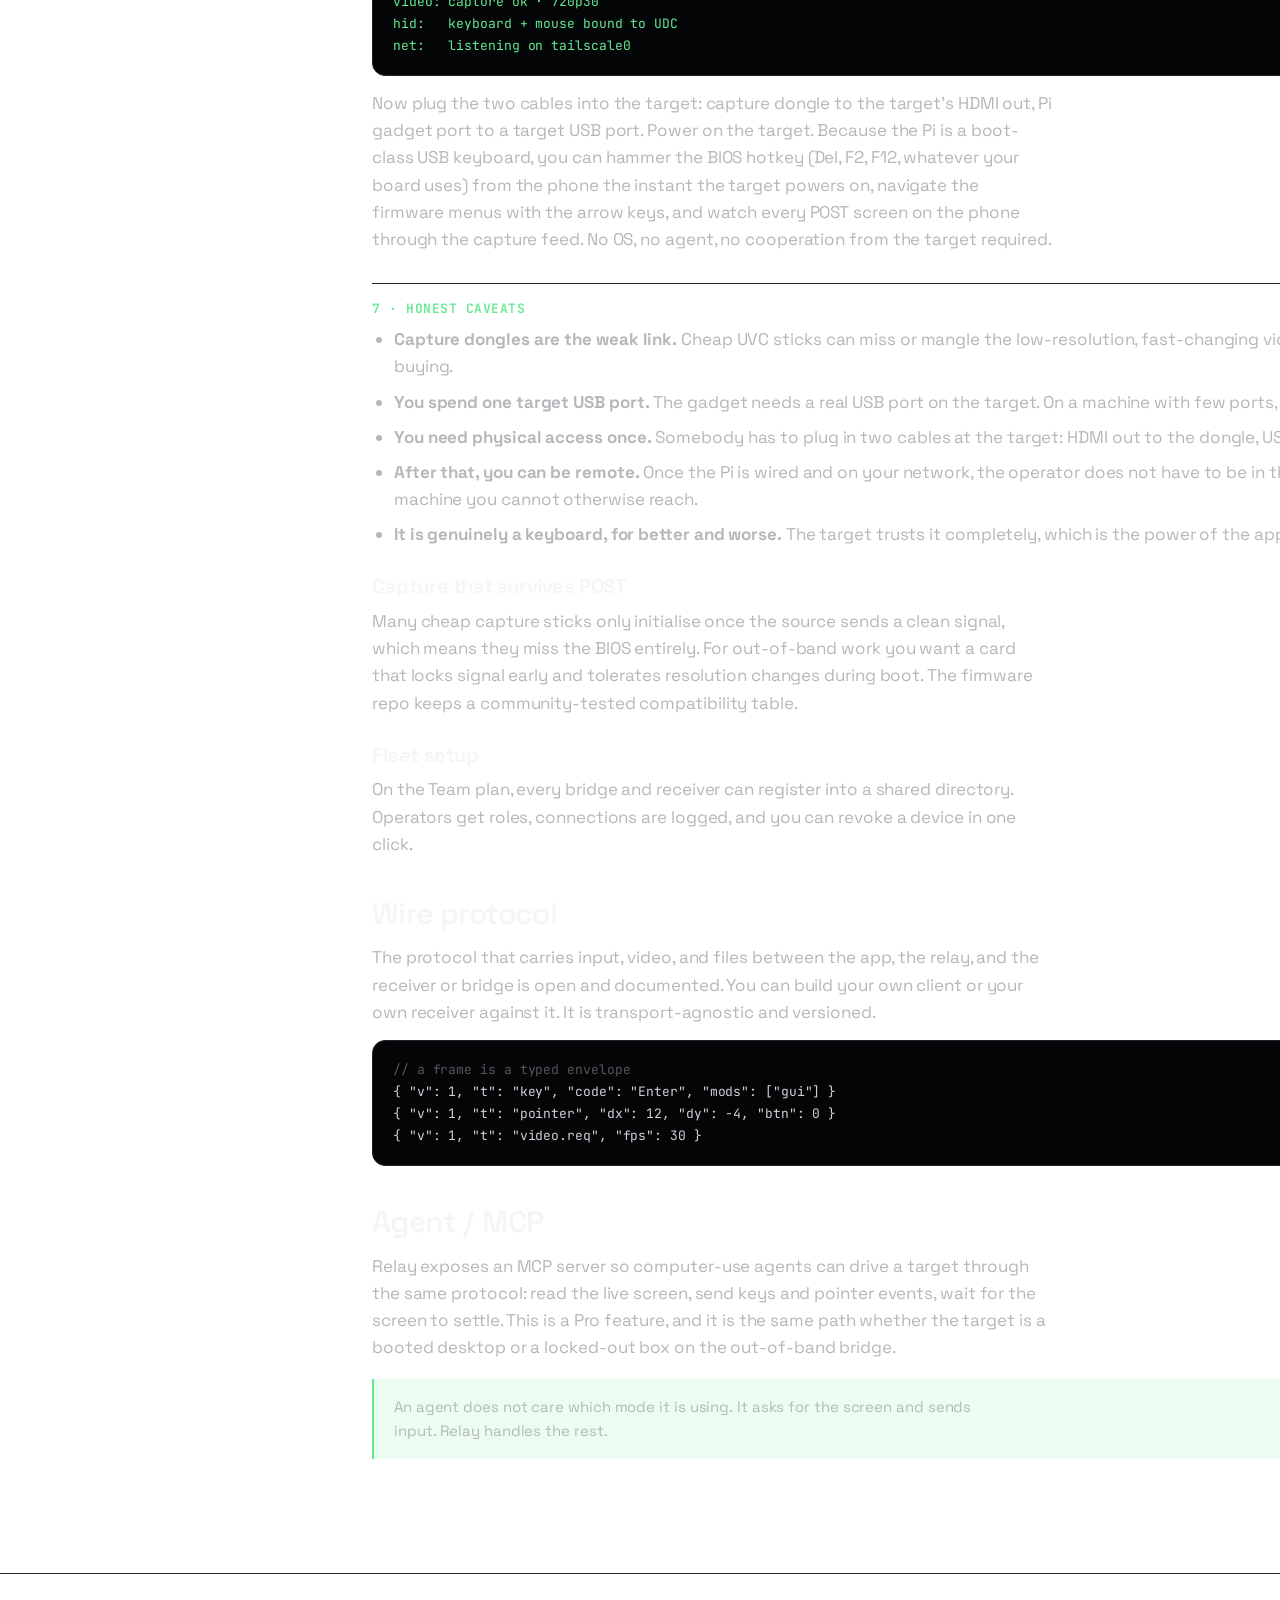
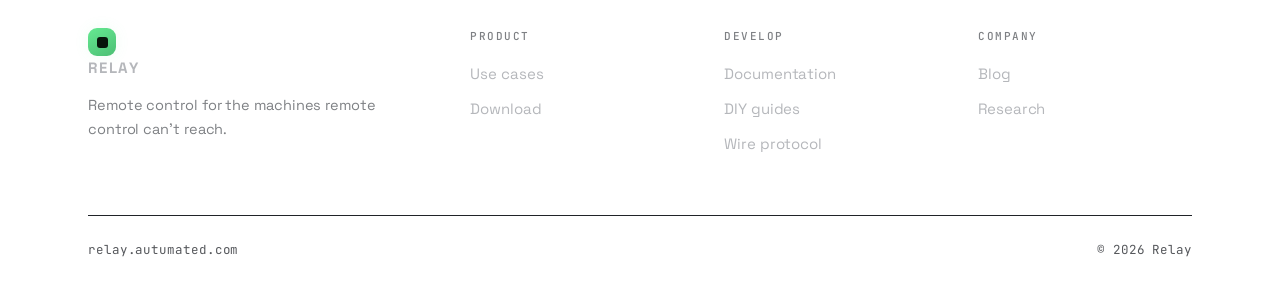
<file: docs.html>
<!DOCTYPE html>
<html lang="en">
<head>
<meta charset="UTF-8" />
<meta name="viewport" content="width=device-width, initial-scale=1.0" />
<title>Relay · Documentation</title>
<meta name="description" content="Getting started with Relay, the two modes, and DIY guides: build the out-of-band bridge, capture cards that survive POST, fleet setup, and the open wire protocol." />
<meta property="og:title" content="Relay · Documentation" />
<meta property="og:description" content="Download the receiver, learn the two modes, and follow the DIY guides down to the bridge firmware and the open wire protocol." />
<meta property="og:type" content="website" />
<meta property="og:url" content="https://relay.autumated.com/docs.html" />
<meta property="og:image" content="https://relay.autumated.com/og.png" />
<meta name="twitter:card" content="summary_large_image" />
<meta name="twitter:image" content="https://relay.autumated.com/og.png" />
<link rel="preconnect" href="https://fonts.googleapis.com" />
<link rel="preconnect" href="https://fonts.gstatic.com" crossorigin />
<link href="https://fonts.googleapis.com/css2?family=Space+Grotesk:wght@400;500;600;700&family=JetBrains+Mono:wght@400;500;600&display=swap" rel="stylesheet" />
<link rel="icon" href="data:image/svg+xml,<svg xmlns='http://www.w3.org/2000/svg' viewBox='0 0 32 32'><rect width='32' height='32' rx='9' fill='%2365EA92'/><rect x='11' y='11' width='10' height='10' rx='3' fill='%230E0E12'/></svg>" />
<link rel="stylesheet" href="styles.css" />
<script src="app.js"></script>
<style>
  /* page-local: numbered step headings for the bridge build guide */
  .docs-main h4.step{
    font-family: var(--font-mono);
    font-size: 13px;
    letter-spacing: .04em;
    text-transform: uppercase;
    color: var(--accent);
    margin: 30px 0 10px;
    padding-top: 18px;
    border-top: 1px solid var(--border-soft);
    scroll-margin-top: 90px;
  }
  .docs-main em{ color: var(--text-1, var(--text-2)); font-style: italic; }
</style>
</head>
<body>

<header class="site-header">
  <div class="wrap nav">
    <a class="brand" href="index.html">
      <span class="logo-mark"></span>
      Relay
    </a>
    <nav class="nav-links">
      <a href="use-cases.html">Use cases</a>
      <a href="docs.html" class="active">Documentation</a>
      <a href="blog.html">Blog</a>
    </nav>
    <div class="nav-spacer"></div>
    <div class="nav-right">
      <button class="theme-btn" data-theme-btn aria-label="Toggle theme"></button>
      <a href="#download" class="btn sm">Download</a>
    </div>
    <button class="menu-btn" data-menu-btn aria-label="Menu"><svg width="20" height="20" viewBox="0 0 24 24" fill="none" stroke="currentColor" stroke-width="1.8" stroke-linecap="round"><path d="M3 6h18M3 12h18M3 18h18"/></svg></button>
  </div>
</header>
<div class="mobile-menu" data-mobile-menu>
  <a href="use-cases.html">Use cases</a>
  <a href="docs.html">Documentation</a>
  <a href="blog.html">Blog</a>
  <a href="#download" class="btn primary">Download</a>
</div>

<section class="page-head">
  <div class="wrap">
    <div class="kicker accent">Documentation</div>
    <h1 class="display">Set it up, then build on it.</h1>
    <p class="lead">Start in a few minutes on your own network. When you are ready, the guides take you all the way down to the bridge firmware and the wire protocol.</p>
  </div>
</section>

<div class="wrap">
  <div class="docs">

    <!-- side nav -->
    <aside class="docs-side">
      <div class="grp">
        <h6>Start here</h6>
        <a href="#download">Download</a>
        <a href="#start">Getting started</a>
        <a href="#modes">The two modes</a>
        <a href="#security">Security model</a>
      </div>
      <div class="grp">
        <h6>Guides · DIY</h6>
        <a href="#guides">Overview</a>
        <a href="#bridge">Build the bridge</a>
        <a href="#capture">Capture that survives POST</a>
        <a href="#fleet">Fleet setup</a>
      </div>
      <div class="grp">
        <h6>Reference</h6>
        <a href="#protocol">Wire protocol</a>
        <a href="#mcp">Agent / MCP</a>
      </div>
    </aside>

    <!-- main -->
    <article class="docs-main">

      <h2 id="download">Download</h2>
      <p>The desktop receiver is the open-source piece that runs on the machine you want to control. Grab the build for your platform, then follow getting started below. All builds are unsigned for now, so your OS may warn on first launch.</p>

      <div class="dl-grid">

        <div class="dl-card">
          <div class="dl-os">
            <svg width="22" height="22" viewBox="0 0 24 24" fill="none" stroke="currentColor" stroke-width="1.5"><rect x="3" y="4" width="18" height="13" rx="1.5"/><path d="M8 21h8M12 17v4"/></svg>
            <span>Linux</span>
          </div>
          <div class="dl-meta mono">x86_64 · static musl · v0.9.2</div>
          <p>uinput receiver, works under X11 and Wayland. No glibc or runtime deps.</p>
          <a class="btn primary sm" href="https://github.com/Abdk4Moura/relay-desktop/releases/latest/download/relay-desktop-x86_64-linux">Download binary</a>
          <a class="dl-sub mono" href="https://github.com/Abdk4Moura/relay-desktop/releases/latest/download/relay-desktop-x86_64-linux.sha256">sha256</a>
        </div>

        <div class="dl-card is-soon">
          <div class="dl-os">
            <svg width="22" height="22" viewBox="0 0 24 24" fill="none" stroke="currentColor" stroke-width="1.5"><rect x="3" y="4" width="18" height="13" rx="1.5"/><path d="M2 20h20"/></svg>
            <span>Windows</span>
          </div>
          <div class="dl-meta mono">SendInput receiver</div>
          <p>Builds from the same source today. A prebuilt installer is on the way.</p>
          <span class="dl-soon mono">Coming soon</span>
          <a class="dl-sub mono" href="https://github.com/Abdk4Moura/relay-desktop#build-from-source">build from source</a>
        </div>

        <div class="dl-card is-soon">
          <div class="dl-os">
            <svg width="22" height="22" viewBox="0 0 24 24" fill="none" stroke="currentColor" stroke-width="1.5"><path d="M12 7c0-2 1.5-4 4-4 0 2.5-2 4-4 4zM6 21c-2-1-3-5-3-8 0-3 2-5 4-5 1.5 0 2.5 1 4 1s2.5-1 4-1c2 0 4 2 4 5 0 3-1 7-3 8-1 .5-2-.5-5-.5s-4 1-5 .5z"/></svg>
            <span>macOS</span>
          </div>
          <div class="dl-meta mono">CGEvent receiver</div>
          <p>Builds from the same source today. A signed app is on the roadmap.</p>
          <span class="dl-soon mono">Coming soon</span>
          <a class="dl-sub mono" href="https://github.com/Abdk4Moura/relay-desktop#build-from-source">build from source</a>
        </div>

        <div class="dl-card is-soon">
          <div class="dl-os">
            <svg width="22" height="22" viewBox="0 0 24 24" fill="none" stroke="currentColor" stroke-width="1.5"><rect x="6" y="2.5" width="12" height="19" rx="2.5"/><path d="M10.5 18.5h3"/></svg>
            <span>Android</span>
          </div>
          <div class="dl-meta mono">The phone app</div>
          <p>The Relay controller app for Bluetooth HID and WiFi modes. Not yet public.</p>
          <span class="dl-soon mono">Coming soon</span>
        </div>

      </div>
      <p class="dl-all"><a class="link-arrow" href="https://github.com/Abdk4Moura/relay-desktop/releases">View all releases<svg class="arrow" width="15" height="15" viewBox="0 0 24 24" fill="none" stroke="currentColor" stroke-width="1.9" stroke-linecap="round" stroke-linejoin="round"><path d="M5 12h14M13 6l6 6-6 6"/></svg></a></p>

      <h2 id="start">Getting started</h2>
      <p>Relay has two pieces: the app on your phone, and a receiver on the machine you want to control. On your own network, both are free.</p>
      <ol>
        <li>Install the Relay app on your phone.</li>
        <li>Install the open-source receiver on the machine you want to control.</li>
        <li>Open the app. The machine appears in your device list. Tap to connect.</li>
      </ol>
      <div class="codeblock"><span class="c"># macOS / Linux, install the receiver</span><br/>curl -fsSL relay.autumated.com/get | sh<br/>relay-receiver start <span class="c"># now visible to your phone on the LAN</span></div>
      <div class="callout"><p>No account needed for local control. You only sign in when you want to reach machines from outside your network, which is a Pro feature.</p></div>

      <h2 id="modes">The two modes</h2>
      <p>Relay is honest about a trade-off. Choose the mode that matches the target.</p>
      <h3>App mode</h3>
      <p>The receiver runs inside a booted, logged-in OS. This gives you the richest experience: live screen, trackpad, keyboard, and two-way file transfer. It is the right choice for your own desktop, a media PC, or a server you can already log into. The receiver is open source so you can read exactly what it does.</p>
      <h3>Out-of-band mode</h3>
      <p>Nothing runs on the target. A small bridge taps the target's video through a capture card and presents itself to the target as a USB keyboard. Because the target only sees a keyboard and a monitor cable, this mode reaches places no agent can live: the BIOS, the boot menu, a login screen, a smart TV, or a machine whose OS has crashed.</p>
      <div class="callout"><p>Rule of thumb: if you can already log in, use App mode. If you are locked out, powered down to firmware, or on a device that will never run a receiver, use Out-of-band mode.</p></div>

      <h2 id="security">Security model</h2>
      <p>Local control stays on your network and is encrypted end to end. The receiver is open source and auditable, which matters because it is, by design, something that types on your machine. Reaching machines from outside your network routes through the hosted relay, which handles NAT traversal and never holds your keys.</p>

      <h2 id="guides">Guides</h2>
      <p>This is where the do-it-yourself material lives. These are evergreen build instructions, not blog posts. If you want to assemble the out-of-band bridge yourself before the dongle ships, start here.</p>

      <a class="guide-card" href="#bridge">
        <div class="gk"><span class="lvl">Build · 30 min</span></div>
        <h3>Build the out-of-band bridge on a Raspberry Pi</h3>
        <p>Flash the open firmware, wire a capture card and the USB gadget port, and control a target that has no OS.</p>
      </a>
      <a class="guide-card" href="#capture">
        <div class="gk"><span class="lvl">Hardware</span></div>
        <h3>Capture cards that survive POST</h3>
        <p>Which HDMI capture devices keep a signal through power-on and BIOS, and which drop out. A tested list.</p>
      </a>
      <a class="guide-card" href="#fleet">
        <div class="gk"><span class="lvl">Team</span></div>
        <h3>Fleet setup</h3>
        <p>Register many bridges and receivers into one directory, assign roles, and turn on the audit log.</p>
      </a>

      <h3 id="bridge">Build the out-of-band bridge</h3>
      <p>This is the full do-it-yourself build. By the end you will have a Raspberry Pi that appears to a target machine as an ordinary USB keyboard and mouse, captures that machine's HDMI output, and lets your phone drive it over WiFi. Everything below is plain Linux: a USB gadget through configfs and libcomposite, and video through V4L2 and ffmpeg. You can build it from a stock Raspberry Pi OS image without the prebuilt firmware.</p>

      <h4 class="step">1 · What it is and why</h4>
      <p>The bridge is the <em>body</em> of out-of-band control. In App mode a receiver runs inside a booted, logged-in OS. But there are places no software can live: a BIOS or UEFI setup screen, a boot menu, a full-disk-encryption password prompt, a frozen login screen, a smart TV, or a box whose OS has died. Nothing on the target can run your code, so the control has to come from <em>outside</em> the target entirely.</p>
      <p>The Pi is that outside. Your phone talks to the Pi over WiFi. The Pi does two physical things to the target: it pretends to be a USB keyboard and mouse plugged into a USB port, and it watches the target's screen through an HDMI capture dongle. To the target, that is just a keyboard and a monitor cable. Firmware accepts a USB keyboard natively, before any operating system exists, which is exactly why this reaches the BIOS.</p>
      <div class="callout"><p>The Pi is the hands and eyes; your phone is the brain. The target never runs Relay and never knows the Pi is anything but human-attached peripherals.</p></div>

      <h4 class="step">2 · Parts list</h4>
      <p>Buy these before you start. The two parts that matter most are the Pi (it must support USB gadget mode) and the capture dongle (it must be a UVC device).</p>
      <ul>
        <li><strong>A Raspberry Pi with USB OTG / gadget support.</strong> A <strong>Pi Zero 2 W</strong> is ideal: its micro-USB data port is wired straight to the SoC USB and does gadget mode natively, and it has WiFi. A <strong>Pi 4</strong> also works, but you must use its single <strong>USB-C</strong> port as the gadget port (the four USB-A ports are host-only). The Pi 3 and most Pi-clone boards cannot do gadget mode on a useful port; check the board before buying.</li>
        <li><strong>A microSD card</strong>, 16 GB or larger, for Raspberry Pi OS.</li>
        <li><strong>An HDMI-to-USB capture dongle, UVC class.</strong> The common "MS2109" style USB 2.0 sticks are UVC and cost a few dollars. UVC matters: it means Linux exposes it as a standard <span class="mono">/dev/video0</span> with no driver to install. Avoid anything that ships a Windows-only capture app, since those are rarely UVC.</li>
        <li><strong>Cabling.</strong> An HDMI cable from the <em>target's</em> HDMI <em>out</em> into the capture dongle, and a USB cable from the Pi's <em>gadget</em> port into one of the target's USB ports. On the Pi Zero 2 W that gadget cable is micro-USB; on the Pi 4 it is USB-C. The gadget cable carries both the HID data and bus power, so the target also powers the Pi, which is convenient at a BIOS where the Pi has no other supply.</li>
      </ul>
      <div class="callout"><p>Test the dongle before you trust it. Cheap UVC capture sticks were built for game consoles at clean 1080p. A BIOS often outputs odd low resolutions (640x480, 720x400 text modes) and changes mode several times during POST. Some dongles drop the signal or hand you a black frame on those modes. Verify yours holds a picture through a real power-on before you rely on it for a job. See <a href="#capture">Capture that survives POST</a> for the tested list.</p></div>

      <h4 class="step">3 · The HID gadget</h4>
      <p>This is the half that lets the Pi type. Linux can present a USB device to whatever it is plugged into using the gadget subsystem. You build a composite gadget with two HID functions, a keyboard and a mouse, each with its own report descriptor, then bind it to the USB device controller (UDC). After this, plugging the Pi's gadget port into the target makes the target enumerate a keyboard and a mouse.</p>
      <p>First, enable the device-tree overlay and the modules. On a Pi Zero 2 W add the OTG overlay to the boot config and load libcomposite at boot.</p>
      <div class="codeblock"><span class="c"># /boot/firmware/config.txt  (or /boot/config.txt on older images)</span><br/>dtoverlay=dwc2<br/><br/><span class="c"># /etc/modules</span><br/>dwc2<br/>libcomposite</div>
      <p>Now create the gadget under configfs. Run this once at boot (a systemd unit or <span class="mono">/etc/rc.local</span>). The gadget lives entirely in the filesystem at <span class="mono">/sys/kernel/config/usb_gadget/</span>; you create it by making directories and writing files.</p>
      <div class="codeblock"><span class="c">#!/bin/bash</span><br/>modprobe libcomposite<br/>cd /sys/kernel/config/usb_gadget/<br/>mkdir -p relay &amp;&amp; cd relay<br/><br/><span class="c"># identify as a generic composite HID device</span><br/>echo 0x1d6b &gt; idVendor      <span class="c"># Linux Foundation</span><br/>echo 0x0104 &gt; idProduct     <span class="c"># Multifunction composite</span><br/>echo 0x0100 &gt; bcdDevice<br/>echo 0x0200 &gt; bcdUSB         <span class="c"># USB 2.0</span><br/>mkdir -p strings/0x409<br/>echo "relay-bridge"   &gt; strings/0x409/serialnumber<br/>echo "Relay"          &gt; strings/0x409/manufacturer<br/>echo "Relay HID Bridge" &gt; strings/0x409/product<br/><br/>mkdir -p configs/c.1/strings/0x409<br/>echo "HID" &gt; configs/c.1/strings/0x409/configuration<br/>echo 250  &gt; configs/c.1/MaxPower</div>
      <p>Add the keyboard function. The report descriptor below is the standard boot keyboard: one byte of modifiers, one reserved byte, and six key slots. This is the descriptor a BIOS expects, so it works before any OS loads.</p>
      <div class="codeblock"><span class="c"># keyboard HID function</span><br/>mkdir -p functions/hid.kbd<br/>echo 1 &gt; functions/hid.kbd/protocol        <span class="c"># 1 = keyboard</span><br/>echo 1 &gt; functions/hid.kbd/subclass       <span class="c"># 1 = boot interface</span><br/>echo 8 &gt; functions/hid.kbd/report_length  <span class="c"># 8-byte reports</span><br/><span class="c"># write the 63-byte boot-keyboard report descriptor</span><br/>echo -ne \x05\x01\x09\x06\xa1\x01\x05\x07\x19\xe0\x29\xe7\x15\x00\x25\x01\x75\x01\x95\x08\x81\x02\x95\x01\x75\x08\x81\x03\x95\x05\x75\x01\x05\x08\x19\x01\x29\x05\x91\x02\x95\x01\x75\x03\x91\x03\x95\x06\x75\x08\x15\x00\x25\x65\x05\x07\x19\x00\x29\x65\x81\x00\xc0 &gt; functions/hid.kbd/report_desc</div>
      <p>Add the mouse function. This descriptor reports three buttons plus relative X and Y, which is all you need to move the pointer and click.</p>
      <div class="codeblock"><span class="c"># mouse HID function</span><br/>mkdir -p functions/hid.mouse<br/>echo 2 &gt; functions/hid.mouse/protocol       <span class="c"># 2 = mouse</span><br/>echo 1 &gt; functions/hid.mouse/subclass<br/>echo 4 &gt; functions/hid.mouse/report_length  <span class="c"># buttons + dx + dy + wheel</span><br/>echo -ne \x05\x01\x09\x02\xa1\x01\x09\x01\xa1\x00\x05\x09\x19\x01\x29\x03\x15\x00\x25\x01\x95\x03\x75\x01\x81\x02\x95\x01\x75\x05\x81\x03\x05\x01\x09\x30\x09\x31\x09\x38\x15\x81\x25\x7f\x75\x08\x95\x03\x81\x06\xc0\xc0 &gt; functions/hid.mouse/report_desc</div>
      <p>Link both functions into the config and bind the gadget to the UDC. Binding is the moment the Pi goes "live" on the USB bus; the target enumerates it instantly.</p>
      <div class="codeblock">ln -s functions/hid.kbd   configs/c.1/<br/>ln -s functions/hid.mouse configs/c.1/<br/><br/><span class="c"># bind to the first available USB device controller</span><br/>ls /sys/class/udc &gt; UDC<br/><span class="g"># now /dev/hidg0 is the keyboard, /dev/hidg1 is the mouse</span></div>
      <p>After binding you have two character devices. Writing an 8-byte report to <span class="mono">/dev/hidg0</span> sends a keystroke; writing a 4-byte report to <span class="mono">/dev/hidg1</span> moves or clicks the mouse. A quick sanity check, with the gadget cable in a target you can watch: this taps the <em>a</em> key (USB usage 0x04) and releases it.</p>
      <div class="codeblock"><span class="c"># press 'a' (no modifiers), then release all keys</span><br/>printf '\\0\\0\\x04\\0\\0\\0\\0\\0' &gt; /dev/hidg0<br/>printf '\\0\\0\\0\\0\\0\\0\\0\\0'   &gt; /dev/hidg0</div>

      <h4 class="step">4 · Capturing the screen</h4>
      <p>This is the half that lets the Pi see. Plug the HDMI from the target's output into the capture dongle, and the dongle into one of the Pi's USB host ports (on the Pi Zero 2 W that is the second micro-USB port through an OTG adapter; on the Pi 4 any USB-A port). Because the dongle is UVC, it shows up as a V4L2 device with no driver work.</p>
      <div class="codeblock"><span class="c"># confirm the dongle enumerated as a V4L2 capture device</span><br/>v4l2-ctl --list-devices<br/>v4l2-ctl -d /dev/video0 --list-formats-ext  <span class="c"># what resolutions/timings it offers</span></div>
      <p>Pull frames with ffmpeg. Reading from <span class="mono">/dev/video0</span> as a <span class="mono">v4l2</span> input gives you the live target screen; encode it to MJPEG so each frame stands alone and the phone can show video as fast as the link allows.</p>
      <div class="codeblock"><span class="c"># grab the target's screen as an MJPEG stream</span><br/>ffmpeg -f v4l2 -framerate 30 -video_size 1280x720 \<br/>&nbsp;&nbsp;-i /dev/video0 -f mjpeg -q:v 5 pipe:1<br/><br/><span class="c"># or one still frame, useful for testing the capture path</span><br/>ffmpeg -f v4l2 -i /dev/video0 -frames:v 1 /tmp/target.jpg</div>
      <div class="callout"><p>If the still is black or garbled at a BIOS but fine in a booted OS, the dongle is choking on the firmware's video mode, not on your wiring. That is the single most common failure in this whole build. Drop to <span class="mono">--video_size 640x480</span> and let ffmpeg accept whatever timing the dongle reports.</p></div>

      <h4 class="step">5 · Running the Relay bridge on the Pi</h4>
      <p>You now have the two raw capabilities: write to <span class="mono">/dev/hidg0</span> and <span class="mono">/dev/hidg1</span> to act, read <span class="mono">/dev/video0</span> to see. The bridge process glues them to the network. It accepts input from your phone over WiFi or Tailscale, translates each event into the right HID report and writes it to the gadget, and serves the captured frames back the other way. This is the same shape as the App-mode receiver, which turns wire-protocol key and pointer frames into synthetic input; the only difference is that here the "input backend" is the USB HID gadget instead of uinput, and the screen comes from the capture dongle instead of a framebuffer grab.</p>
      <p>If you are running the prebuilt firmware image, the <span class="mono">relay-bridge</span> service is already wired to those devices and starts on boot. If you built the gadget yourself by hand, point the bridge at the two HID devices and the video node:</p>
      <div class="codeblock"><span class="c"># the bridge maps wire-protocol frames to HID reports and serves video</span><br/>relay-bridge run \<br/>&nbsp;&nbsp;--keyboard /dev/hidg0 \<br/>&nbsp;&nbsp;--mouse&nbsp;&nbsp;&nbsp;&nbsp;/dev/hidg1 \<br/>&nbsp;&nbsp;--video&nbsp;&nbsp;&nbsp;&nbsp;/dev/video0 \<br/>&nbsp;&nbsp;--listen&nbsp;&nbsp;&nbsp;tailscale0   <span class="c"># or your LAN interface</span></div>
      <p>It speaks the same open wire protocol as everything else (see <a href="#protocol">Wire protocol</a>): a <span class="mono">key</span> frame becomes an 8-byte keyboard report, a <span class="mono">pointer</span> frame becomes a 4-byte mouse report, and a <span class="mono">video.req</span> frame turns on the MJPEG feed.</p>

      <h4 class="step">6 · Pair the phone and drive the target</h4>
      <p>With the gadget bound, the capture running, and the bridge listening, pair your phone. The bridge prints a code; enter it once in the app.</p>
      <div class="codeblock"><span class="c"># on the Pi</span><br/>relay-bridge pair <span class="c"># shows a code to enter in the phone app</span><br/>relay-bridge status<br/><span class="g">video: capture ok · 720p30</span><br/><span class="g">hid:&nbsp;&nbsp;&nbsp;keyboard + mouse bound to UDC</span><br/><span class="g">net:&nbsp;&nbsp;&nbsp;listening on tailscale0</span></div>
      <p>Now plug the two cables into the target: capture dongle to the target's HDMI out, Pi gadget port to a target USB port. Power on the target. Because the Pi is a boot-class USB keyboard, you can hammer the BIOS hotkey (Del, F2, F12, whatever your board uses) from the phone the instant the target powers on, navigate the firmware menus with the arrow keys, and watch every POST screen on the phone through the capture feed. No OS, no agent, no cooperation from the target required.</p>

      <h4 class="step">7 · Honest caveats</h4>
      <ul>
        <li><strong>Capture dongles are the weak link.</strong> Cheap UVC sticks can miss or mangle the low-resolution, fast-changing video a BIOS emits. Test through a real power-on, keep a known-good dongle for firmware work, and consult the compatibility list before buying.</li>
        <li><strong>You spend one target USB port.</strong> The gadget needs a real USB port on the target. On a machine with few ports, plan for it.</li>
        <li><strong>You need physical access once.</strong> Somebody has to plug in two cables at the target: HDMI out to the dongle, USB to the gadget port. There is no way around the initial wiring.</li>
        <li><strong>After that, you can be remote.</strong> Once the Pi is wired and on your network, the operator does not have to be in the room. Put the Pi on Tailscale and you can sit at a BIOS screen from anywhere, which is the whole point of leaving a bridge installed on a machine you cannot otherwise reach.</li>
        <li><strong>It is genuinely a keyboard, for better and worse.</strong> The target trusts it completely, which is the power of the approach and also why you should only attach a bridge to machines you are authorised to control.</li>
      </ul>

      <h3 id="capture">Capture that survives POST</h3>
      <p>Many cheap capture sticks only initialise once the source sends a clean signal, which means they miss the BIOS entirely. For out-of-band work you want a card that locks signal early and tolerates resolution changes during boot. The firmware repo keeps a community-tested compatibility table.</p>

      <h3 id="fleet">Fleet setup</h3>
      <p>On the Team plan, every bridge and receiver can register into a shared directory. Operators get roles, connections are logged, and you can revoke a device in one click.</p>

      <h2 id="protocol">Wire protocol</h2>
      <p>The protocol that carries input, video, and files between the app, the relay, and the receiver or bridge is open and documented. You can build your own client or your own receiver against it. It is transport-agnostic and versioned.</p>
      <div class="codeblock"><span class="c">// a frame is a typed envelope</span><br/>{ "v": 1, "t": "key", "code": "Enter", "mods": ["gui"] }<br/>{ "v": 1, "t": "pointer", "dx": 12, "dy": -4, "btn": 0 }<br/>{ "v": 1, "t": "video.req", "fps": 30 }</div>

      <h2 id="mcp">Agent / MCP</h2>
      <p>Relay exposes an MCP server so computer-use agents can drive a target through the same protocol: read the live screen, send keys and pointer events, wait for the screen to settle. This is a Pro feature, and it is the same path whether the target is a booted desktop or a locked-out box on the out-of-band bridge.</p>
      <div class="callout"><p>An agent does not care which mode it is using. It asks for the screen and sends input. Relay handles the rest.</p></div>

    </article>
  </div>
</div>

<footer class="site-footer">
  <div class="wrap">
    <div class="footer-grid">
      <div class="footer-brand">
        <a class="brand" href="index.html">
          <span class="logo-mark"></span>
          Relay
        </a>
        <p>Remote control for the machines remote control can't reach.</p>
      </div>
      <div><h5>Product</h5><a href="use-cases.html">Use cases</a><a href="docs.html#download">Download</a></div>
      <div><h5>Develop</h5><a href="docs.html">Documentation</a><a href="docs.html#guides">DIY guides</a><a href="docs.html#protocol">Wire protocol</a></div>
      <div><h5>Company</h5><a href="blog.html">Blog</a><a href="blog.html">Research</a></div>
    </div>
    <div class="footer-bottom">
      <span class="mono">relay.autumated.com</span>
      <span class="mono">© 2026 Relay</span>
    </div>
  </div>
</footer>

</body>
</html>
</file>
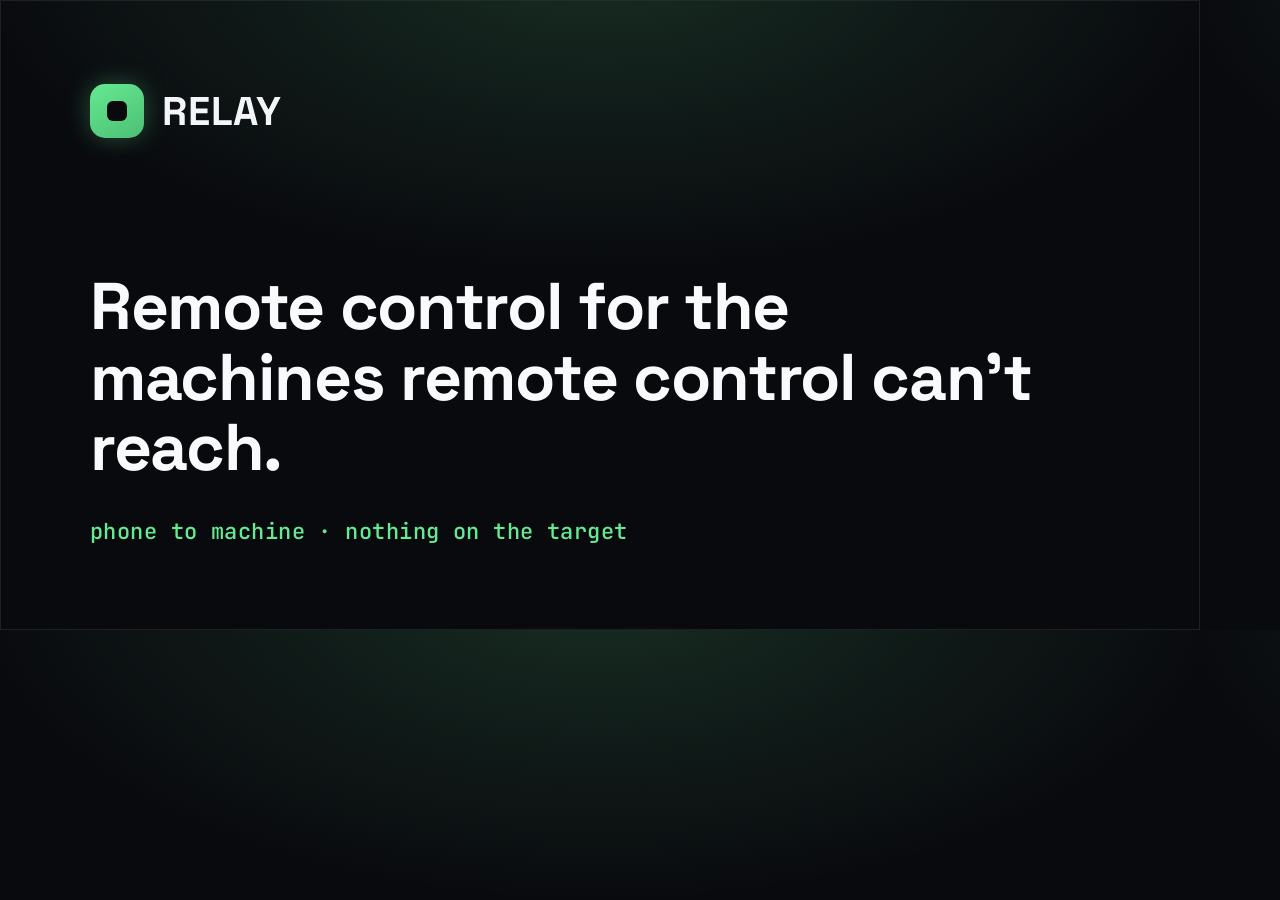
<file: og-template.html>
<!DOCTYPE html>
<html lang="en">
<head>
<meta charset="UTF-8" />
<link rel="preconnect" href="https://fonts.googleapis.com" />
<link rel="preconnect" href="https://fonts.gstatic.com" crossorigin />
<link href="https://fonts.googleapis.com/css2?family=Space+Grotesk:wght@400;500;600;700&family=JetBrains+Mono:wght@400;500;600&display=swap" rel="stylesheet" />
<style>
  * { margin:0; padding:0; box-sizing:border-box; }
  html, body { width:1200px; height:630px; }
  body {
    font-family:"Space Grotesk", sans-serif;
    background:oklch(0.145 0.008 265);
    background-image:radial-gradient(900px 460px at 50% -8%, oklch(0.84 0.17 152 / 0.16), transparent 70%);
    color:oklch(0.97 0.004 265);
    padding:84px 90px;
    display:flex;
    flex-direction:column;
    overflow:hidden;
    position:relative;
  }
  .wordmark { display:flex; align-items:center; gap:18px; }
  .logo-mark {
    width:54px; height:54px; border-radius:15px;
    background:linear-gradient(150deg, oklch(0.84 0.17 152), oklch(0.72 0.15 152));
    box-shadow:0 0 28px -4px oklch(0.84 0.17 152 / 0.45);
    display:grid; place-items:center;
  }
  .logo-mark::after {
    content:""; width:20px; height:20px; border-radius:6px;
    background:oklch(0.145 0.008 265);
  }
  .wm-text {
    font-weight:700; font-size:40px; letter-spacing:.02em;
  }
  .body { margin-top:auto; }
  .headline {
    font-weight:700; font-size:66px; line-height:1.07; letter-spacing:-0.02em;
    max-width:22ch; color:oklch(0.985 0.003 265);
  }
  .kicker {
    margin-top:34px;
    font-family:"JetBrains Mono", monospace;
    font-weight:500; font-size:22px; letter-spacing:.02em;
    color:oklch(0.84 0.17 152);
  }
  .frame {
    position:absolute; inset:0;
    border:1px solid oklch(0.305 0.010 265 / 0.6);
  }
</style>
</head>
<body>
  <div class="frame"></div>
  <div class="wordmark">
    <span class="logo-mark"></span>
    <span class="wm-text">RELAY</span>
  </div>
  <div class="body">
    <div class="headline">Remote control for the machines remote control can't reach.</div>
    <div class="kicker">phone to machine · nothing on the target</div>
  </div>
</body>
</html>
</file>
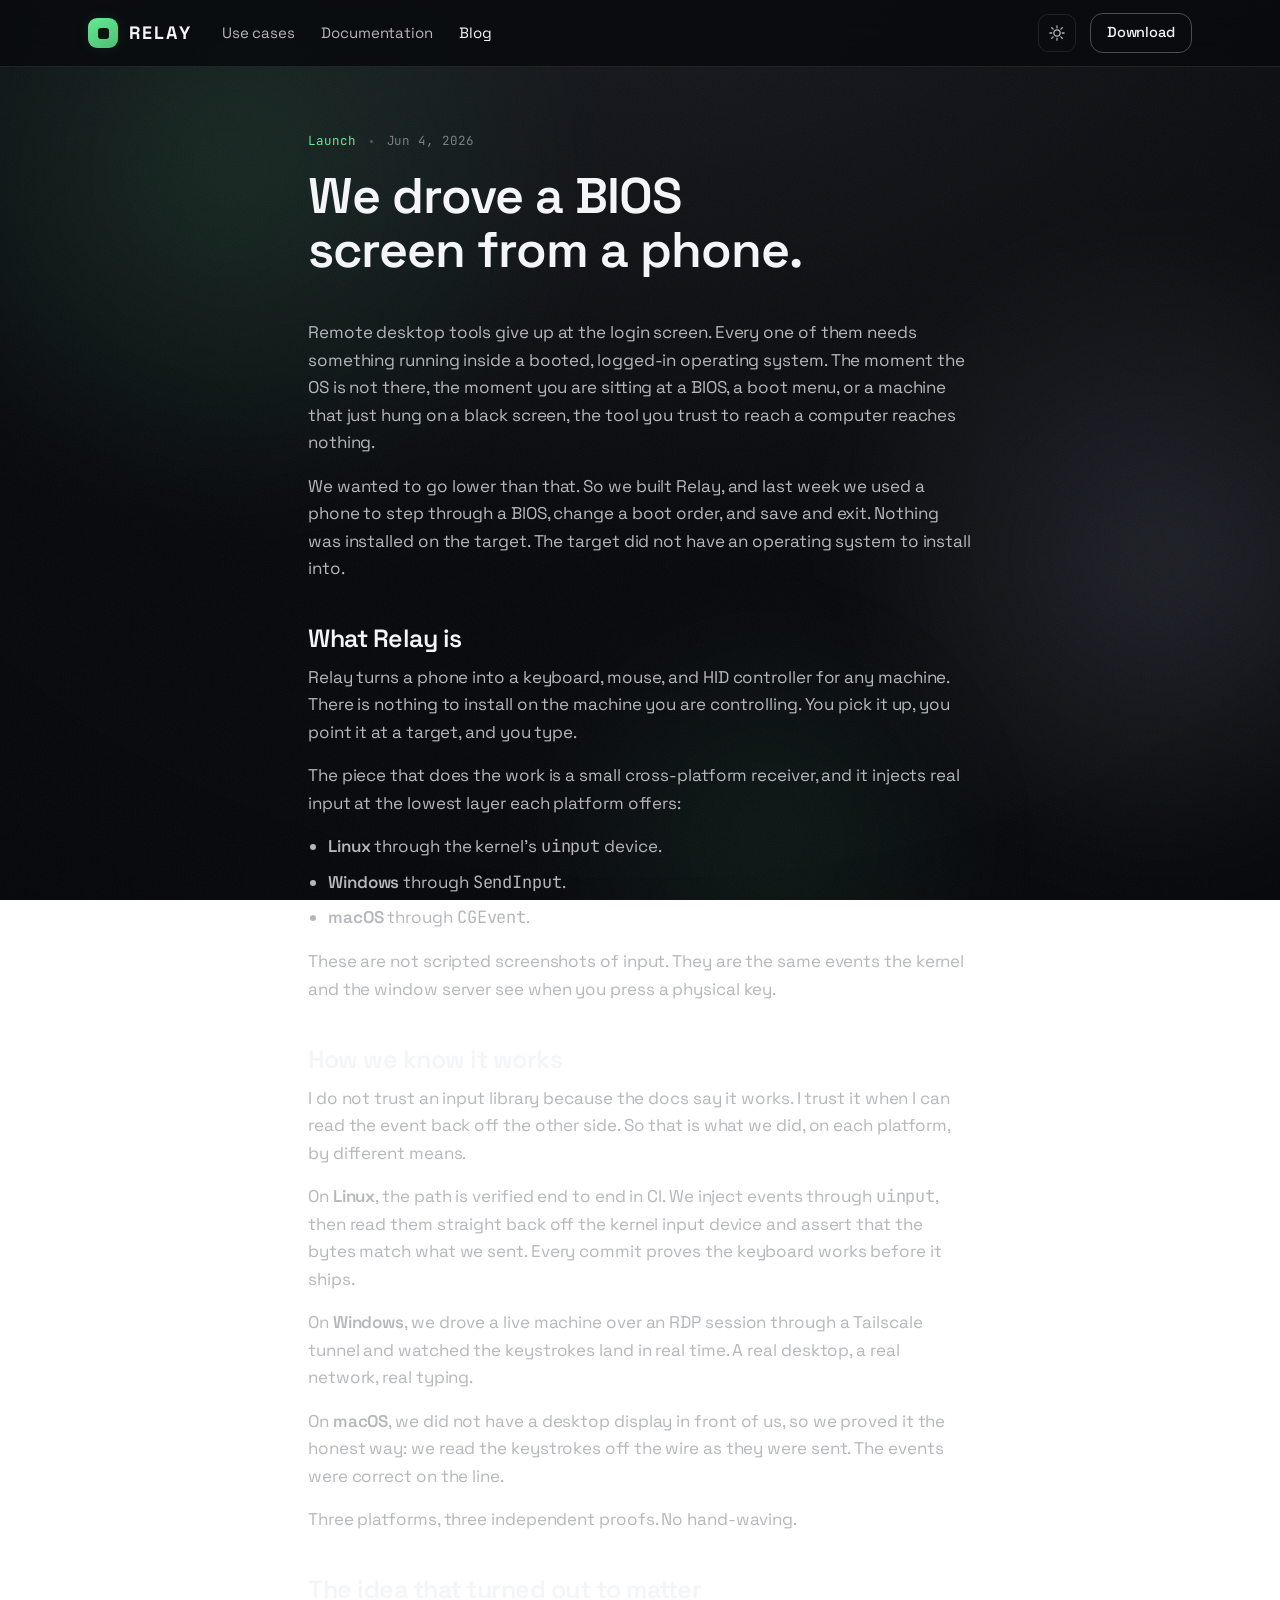
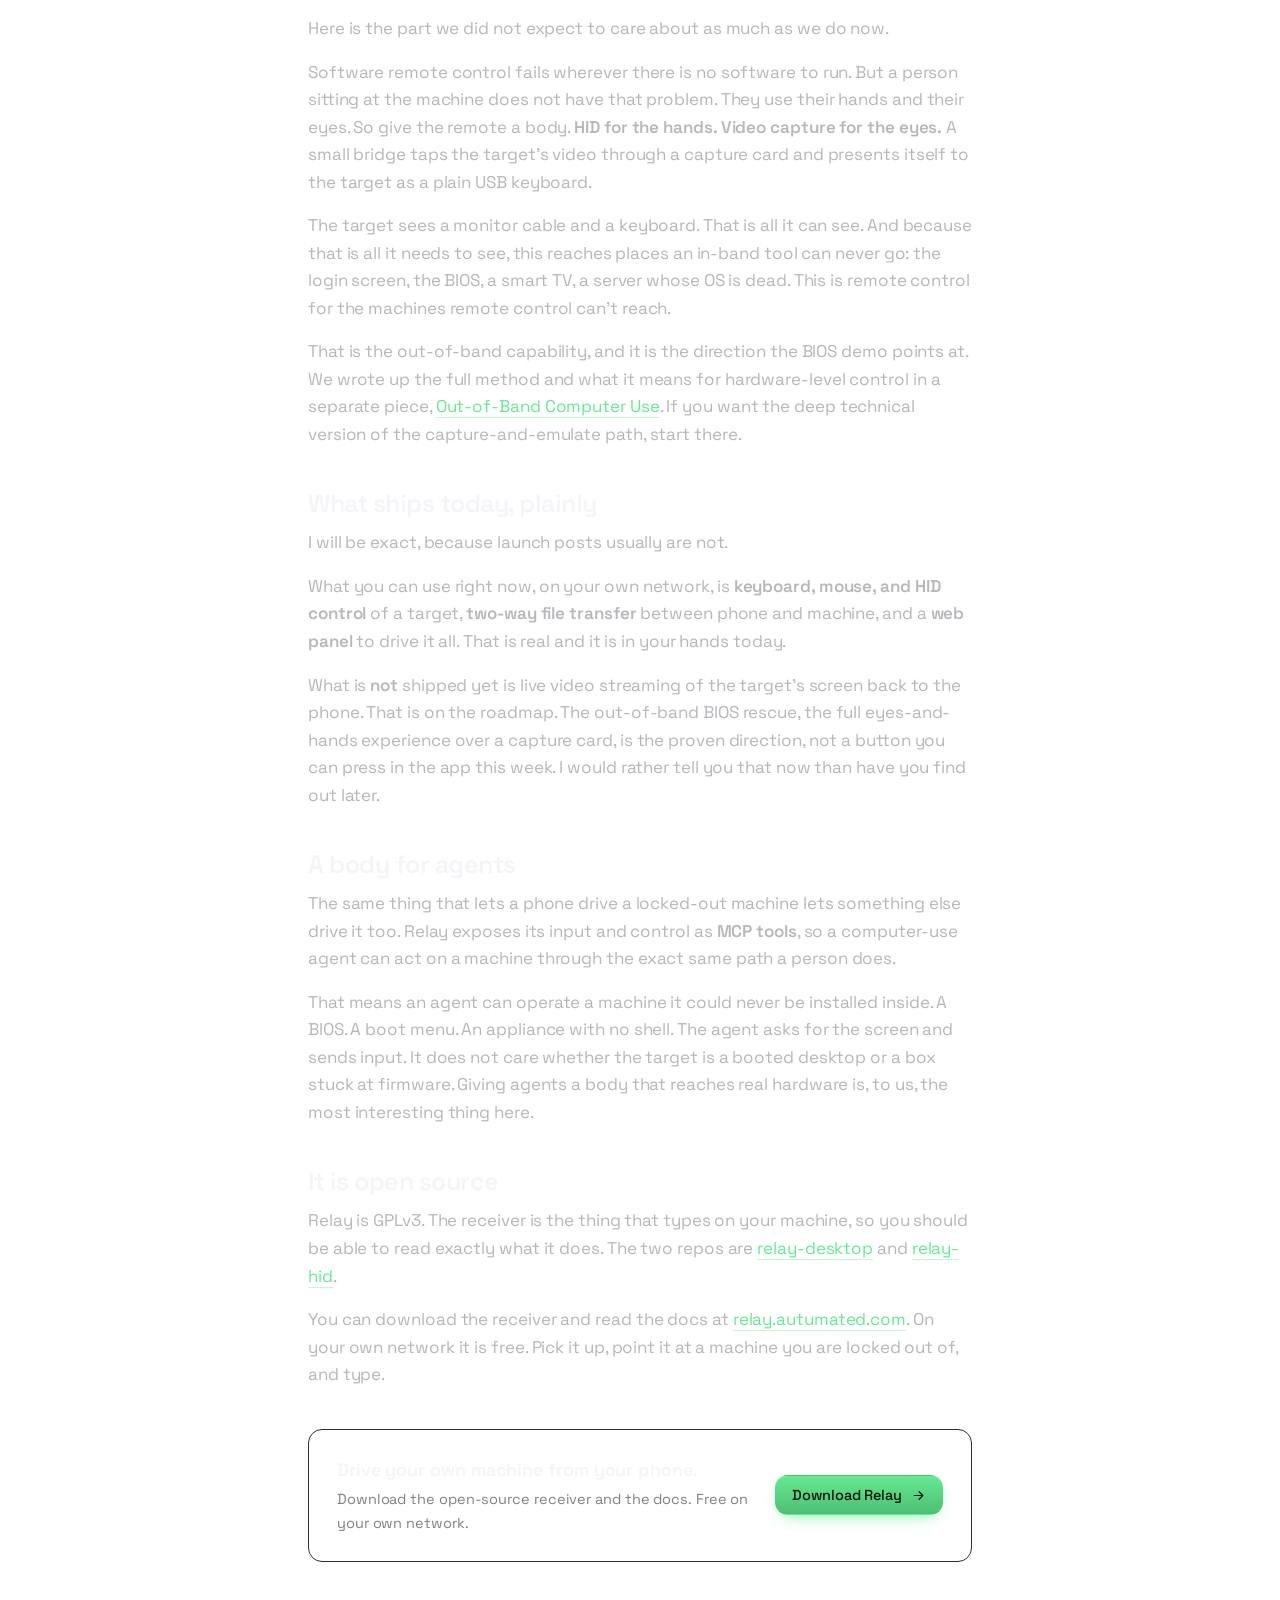
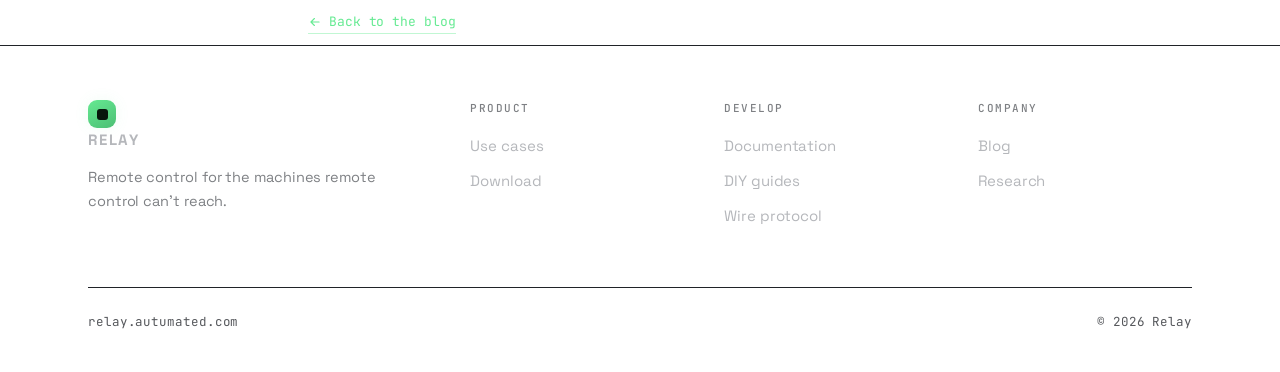
<file: post-bios.html>
<!DOCTYPE html>
<html lang="en">
<head>
<meta charset="UTF-8" />
<meta name="viewport" content="width=device-width, initial-scale=1.0" />
<title>Relay · We drove a BIOS screen from a phone</title>
<meta name="description" content="Relay turns a phone into a keyboard, mouse, and HID controller for any machine, with nothing installed on the target. How we reached the firmware, and why it matters for agents." />
<meta property="og:title" content="We drove a BIOS screen from a phone" />
<meta property="og:description" content="Relay turns a phone into a keyboard, mouse, and HID controller for any machine, with nothing installed on the target. How we reached the firmware, and why it matters for agents." />
<meta property="og:type" content="article" />
<meta property="og:url" content="https://relay.autumated.com/post-bios.html" />
<meta property="og:image" content="https://relay.autumated.com/og.png" />
<meta name="twitter:card" content="summary_large_image" />
<meta name="twitter:image" content="https://relay.autumated.com/og.png" />
<link rel="preconnect" href="https://fonts.googleapis.com" />
<link rel="preconnect" href="https://fonts.gstatic.com" crossorigin />
<link href="https://fonts.googleapis.com/css2?family=Space+Grotesk:wght@400;500;600;700&family=JetBrains+Mono:wght@400;500;600&display=swap" rel="stylesheet" />
<link rel="icon" href="data:image/svg+xml,<svg xmlns='http://www.w3.org/2000/svg' viewBox='0 0 32 32'><rect width='32' height='32' rx='9' fill='%2365EA92'/><rect x='11' y='11' width='10' height='10' rx='3' fill='%230E0E12'/></svg>" />
<link rel="stylesheet" href="styles.css" />
<script src="app.js"></script>
<style>
  /* page-local styles for the long-form post, kept out of styles.css */
  .post-wrap{ max-width:720px; margin:0 auto; padding:0 28px; }
  .post-head{ padding:64px 0 8px; }
  .post-meta{ display:flex; gap:14px; align-items:center; font-family:var(--font-mono); font-size:12.5px; color:var(--text-3); margin-bottom:18px; }
  .post-meta .dot{ width:3px; height:3px; border-radius:50%; background:var(--text-3); opacity:.6; }
  .post-head h1{ font-size:clamp(32px,4.6vw,50px); line-height:1.08; max-width:16ch; margin:0; }
  .post-body{ padding:34px 0 8px; }
  .post-body h2{ font-size:25px; margin:42px 0 12px; }
  .post-body h2:first-child{ margin-top:8px; }
  .post-body p{ color:var(--text-2); margin-bottom:16px; font-size:17px; line-height:1.62; }
  .post-body ul{ margin:0 0 18px 20px; color:var(--text-2); }
  .post-body li{ margin-bottom:9px; line-height:1.55; }
  .post-body strong{ color:var(--text-1); font-weight:600; }
  .post-body a{ color:var(--accent); text-decoration:none; border-bottom:1px solid color-mix(in srgb, var(--accent) 40%, transparent); }
  .post-body a:hover{ border-bottom-color:var(--accent); }
  .post-cta{ margin:40px 0 8px; padding:26px 28px; border:1px solid var(--line-2); border-radius:14px; display:flex; align-items:center; gap:18px; flex-wrap:wrap; }
  .post-cta .t{ flex:1; min-width:240px; }
  .post-cta .t .h{ font-family:var(--font-display); font-weight:600; font-size:18px; }
  .post-back{ display:inline-flex; align-items:center; gap:7px; font-family:var(--font-mono); font-size:13px; color:var(--text-3); text-decoration:none; margin-top:42px; }
  .post-back:hover{ color:var(--text-1); }
  .post-back svg{ transform:rotate(180deg); }
</style>
</head>
<body>

<header class="site-header">
  <div class="wrap nav">
    <a class="brand" href="index.html">
      <span class="logo-mark"></span>
      Relay
    </a>
    <nav class="nav-links">
      <a href="use-cases.html">Use cases</a>
      <a href="docs.html">Documentation</a>
      <a href="blog.html" class="active">Blog</a>
    </nav>
    <div class="nav-spacer"></div>
    <div class="nav-right">
      <button class="theme-btn" data-theme-btn aria-label="Toggle theme"></button>
      <a href="docs.html#download" class="btn sm">Download</a>
    </div>
    <button class="menu-btn" data-menu-btn aria-label="Menu"><svg width="20" height="20" viewBox="0 0 24 24" fill="none" stroke="currentColor" stroke-width="1.8" stroke-linecap="round"><path d="M3 6h18M3 12h18M3 18h18"/></svg></button>
  </div>
</header>
<div class="mobile-menu" data-mobile-menu>
  <a href="use-cases.html">Use cases</a>
  <a href="docs.html">Documentation</a>
  <a href="blog.html">Blog</a>
  <a href="docs.html#download" class="btn primary">Download</a>
</div>

<article>
  <div class="post-head">
    <div class="post-wrap">
      <div class="post-meta">
        <span style="color:var(--accent);">Launch</span>
        <span class="dot"></span>
        <span>Jun 4, 2026</span>
      </div>
      <h1>We drove a BIOS screen from a phone.</h1>
    </div>
  </div>

  <div class="post-body">
    <div class="post-wrap">

      <p>Remote desktop tools give up at the login screen. Every one of them needs something running inside a booted, logged-in operating system. The moment the OS is not there, the moment you are sitting at a BIOS, a boot menu, or a machine that just hung on a black screen, the tool you trust to reach a computer reaches nothing.</p>

      <p>We wanted to go lower than that. So we built Relay, and last week we used a phone to step through a BIOS, change a boot order, and save and exit. Nothing was installed on the target. The target did not have an operating system to install into.</p>

      <h2>What Relay is</h2>

      <p>Relay turns a phone into a keyboard, mouse, and HID controller for any machine. There is nothing to install on the machine you are controlling. You pick it up, you point it at a target, and you type.</p>

      <p>The piece that does the work is a small cross-platform receiver, and it injects real input at the lowest layer each platform offers:</p>

      <ul>
        <li><strong>Linux</strong> through the kernel's <span class="mono">uinput</span> device.</li>
        <li><strong>Windows</strong> through <span class="mono">SendInput</span>.</li>
        <li><strong>macOS</strong> through <span class="mono">CGEvent</span>.</li>
      </ul>

      <p>These are not scripted screenshots of input. They are the same events the kernel and the window server see when you press a physical key.</p>

      <h2>How we know it works</h2>

      <p>I do not trust an input library because the docs say it works. I trust it when I can read the event back off the other side. So that is what we did, on each platform, by different means.</p>

      <p>On <strong>Linux</strong>, the path is verified end to end in CI. We inject events through <span class="mono">uinput</span>, then read them straight back off the kernel input device and assert that the bytes match what we sent. Every commit proves the keyboard works before it ships.</p>

      <p>On <strong>Windows</strong>, we drove a live machine over an RDP session through a Tailscale tunnel and watched the keystrokes land in real time. A real desktop, a real network, real typing.</p>

      <p>On <strong>macOS</strong>, we did not have a desktop display in front of us, so we proved it the honest way: we read the keystrokes off the wire as they were sent. The events were correct on the line.</p>

      <p>Three platforms, three independent proofs. No hand-waving.</p>

      <h2>The idea that turned out to matter</h2>

      <p>Here is the part we did not expect to care about as much as we do now.</p>

      <p>Software remote control fails wherever there is no software to run. But a person sitting at the machine does not have that problem. They use their hands and their eyes. So give the remote a body. <strong>HID for the hands. Video capture for the eyes.</strong> A small bridge taps the target's video through a capture card and presents itself to the target as a plain USB keyboard.</p>

      <p>The target sees a monitor cable and a keyboard. That is all it can see. And because that is all it needs to see, this reaches places an in-band tool can never go: the login screen, the BIOS, a smart TV, a server whose OS is dead. This is remote control for the machines remote control can't reach.</p>

      <p>That is the out-of-band capability, and it is the direction the BIOS demo points at. We wrote up the full method and what it means for hardware-level control in a separate piece, <a href="blog.html">Out-of-Band Computer Use</a>. If you want the deep technical version of the capture-and-emulate path, start there.</p>

      <h2>What ships today, plainly</h2>

      <p>I will be exact, because launch posts usually are not.</p>

      <p>What you can use right now, on your own network, is <strong>keyboard, mouse, and HID control</strong> of a target, <strong>two-way file transfer</strong> between phone and machine, and a <strong>web panel</strong> to drive it all. That is real and it is in your hands today.</p>

      <p>What is <strong>not</strong> shipped yet is live video streaming of the target's screen back to the phone. That is on the roadmap. The out-of-band BIOS rescue, the full eyes-and-hands experience over a capture card, is the proven direction, not a button you can press in the app this week. I would rather tell you that now than have you find out later.</p>

      <h2>A body for agents</h2>

      <p>The same thing that lets a phone drive a locked-out machine lets something else drive it too. Relay exposes its input and control as <strong>MCP tools</strong>, so a computer-use agent can act on a machine through the exact same path a person does.</p>

      <p>That means an agent can operate a machine it could never be installed inside. A BIOS. A boot menu. An appliance with no shell. The agent asks for the screen and sends input. It does not care whether the target is a booted desktop or a box stuck at firmware. Giving agents a body that reaches real hardware is, to us, the most interesting thing here.</p>

      <h2>It is open source</h2>

      <p>Relay is GPLv3. The receiver is the thing that types on your machine, so you should be able to read exactly what it does. The two repos are <a href="https://github.com/Abdk4Moura/relay-desktop">relay-desktop</a> and <a href="https://github.com/Abdk4Moura/relay-hid">relay-hid</a>.</p>

      <p>You can download the receiver and read the docs at <a href="https://relay.autumated.com">relay.autumated.com</a>. On your own network it is free. Pick it up, point it at a machine you are locked out of, and type.</p>

      <div class="post-cta">
        <div class="t">
          <div class="h">Drive your own machine from your phone.</div>
          <div class="muted" style="font-size:14.5px; margin-top:4px;">Download the open-source receiver and the docs. Free on your own network.</div>
        </div>
        <a href="https://relay.autumated.com/docs.html#download" class="btn primary sm">Download Relay<svg class="arrow" width="15" height="15" viewBox="0 0 24 24" fill="none" stroke="currentColor" stroke-width="1.9" stroke-linecap="round" stroke-linejoin="round"><path d="M5 12h14M13 6l6 6-6 6"/></svg></a>
      </div>

      <a class="post-back" href="blog.html"><svg width="14" height="14" viewBox="0 0 24 24" fill="none" stroke="currentColor" stroke-width="1.9" stroke-linecap="round" stroke-linejoin="round"><path d="M5 12h14M13 6l6 6-6 6"/></svg>Back to the blog</a>

    </div>
  </div>
</article>

<footer class="site-footer">
  <div class="wrap">
    <div class="footer-grid">
      <div class="footer-brand">
        <a class="brand" href="index.html">
          <span class="logo-mark"></span>
          Relay
        </a>
        <p>Remote control for the machines remote control can't reach.</p>
      </div>
      <div><h5>Product</h5><a href="use-cases.html">Use cases</a><a href="docs.html#download">Download</a></div>
      <div><h5>Develop</h5><a href="docs.html">Documentation</a><a href="docs.html#guides">DIY guides</a><a href="docs.html#protocol">Wire protocol</a></div>
      <div><h5>Company</h5><a href="blog.html">Blog</a><a href="blog.html">Research</a></div>
    </div>
    <div class="footer-bottom">
      <span class="mono">relay.autumated.com</span>
      <span class="mono">© 2026 Relay</span>
    </div>
  </div>
</footer>

</body>
</html>
</file>
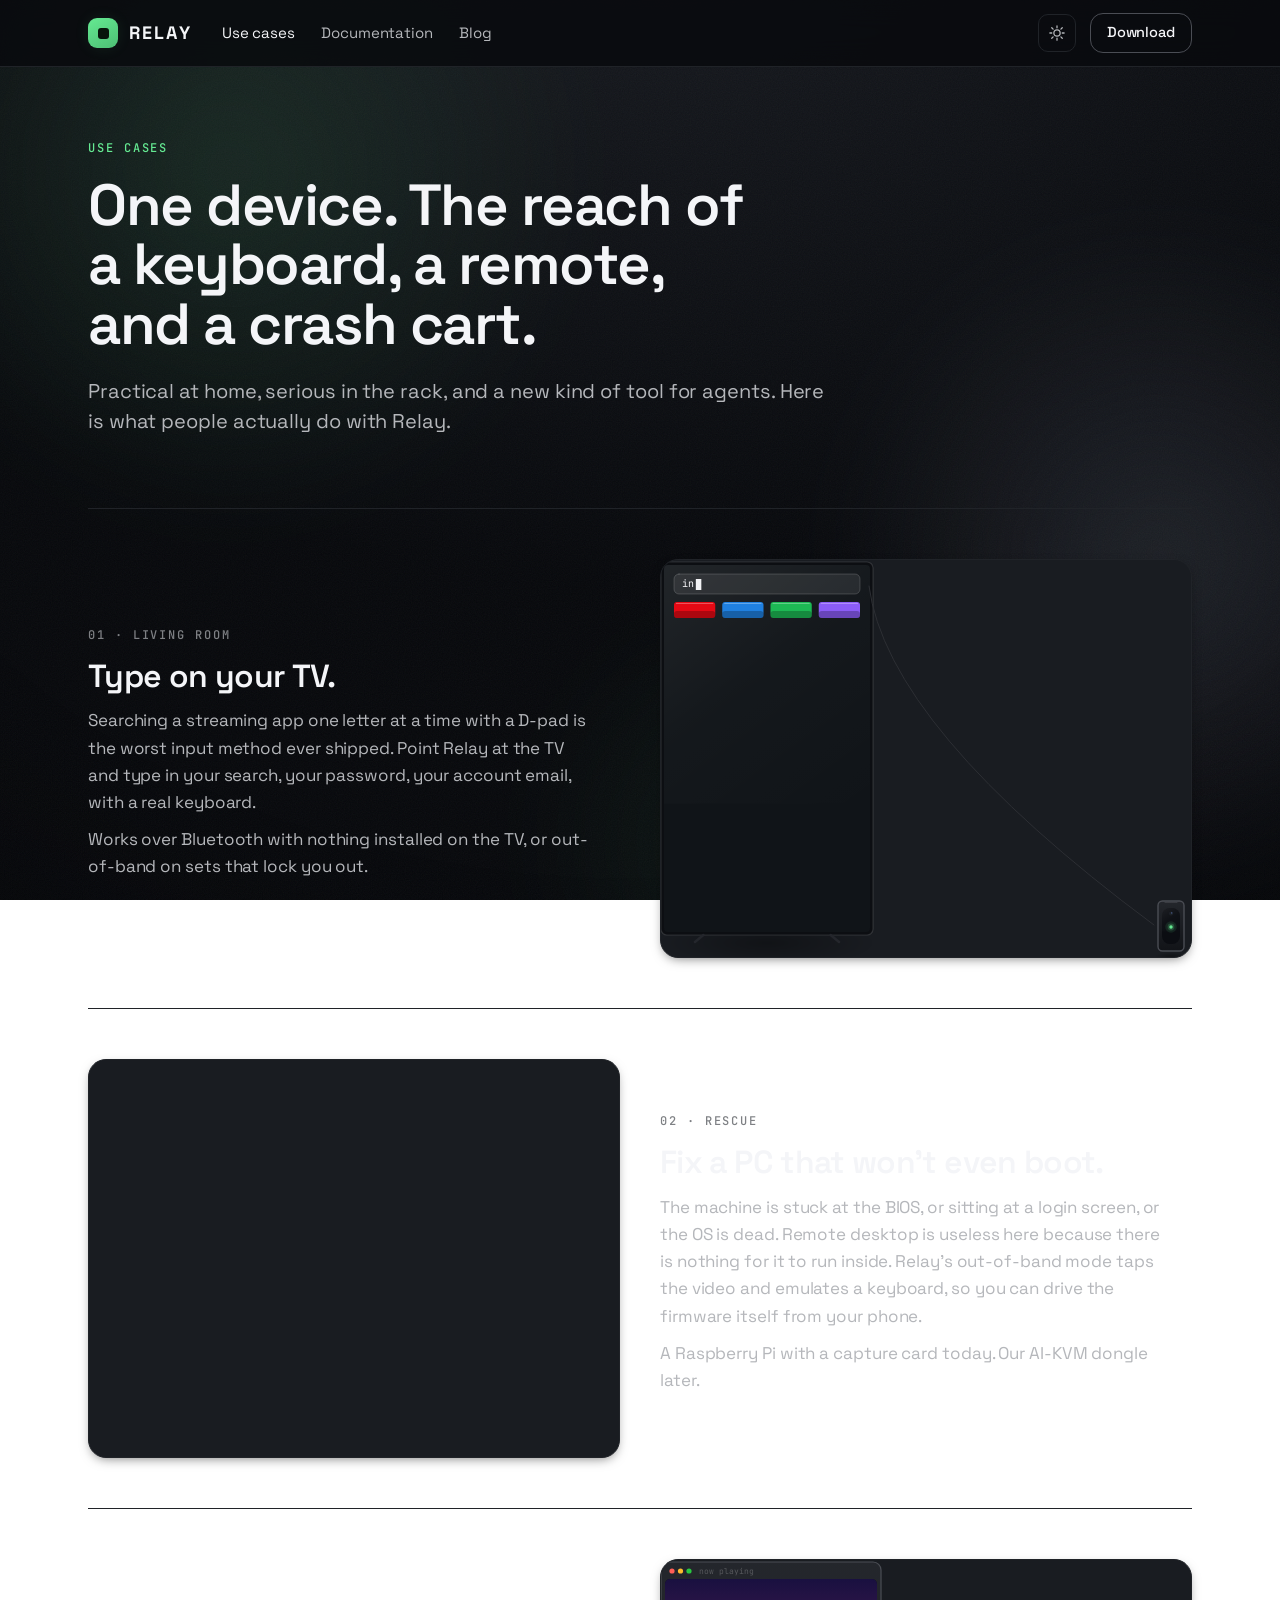
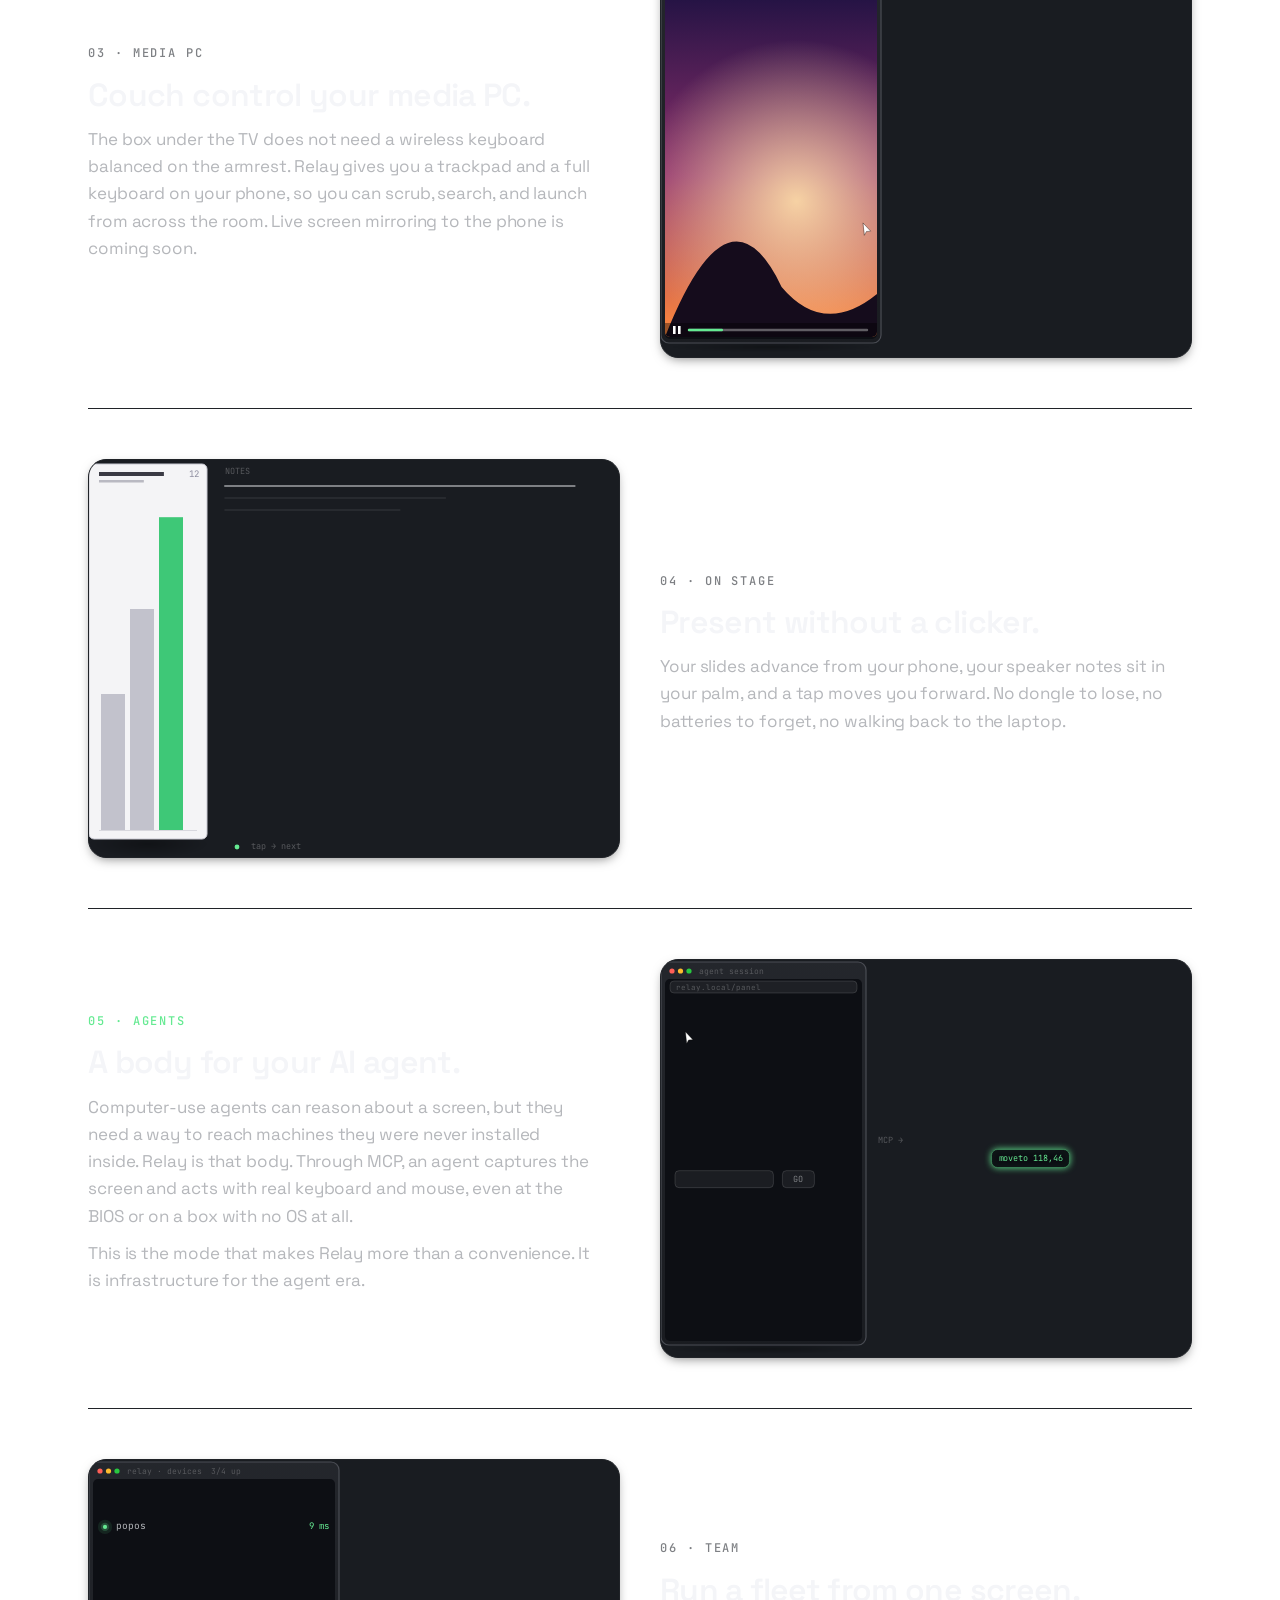
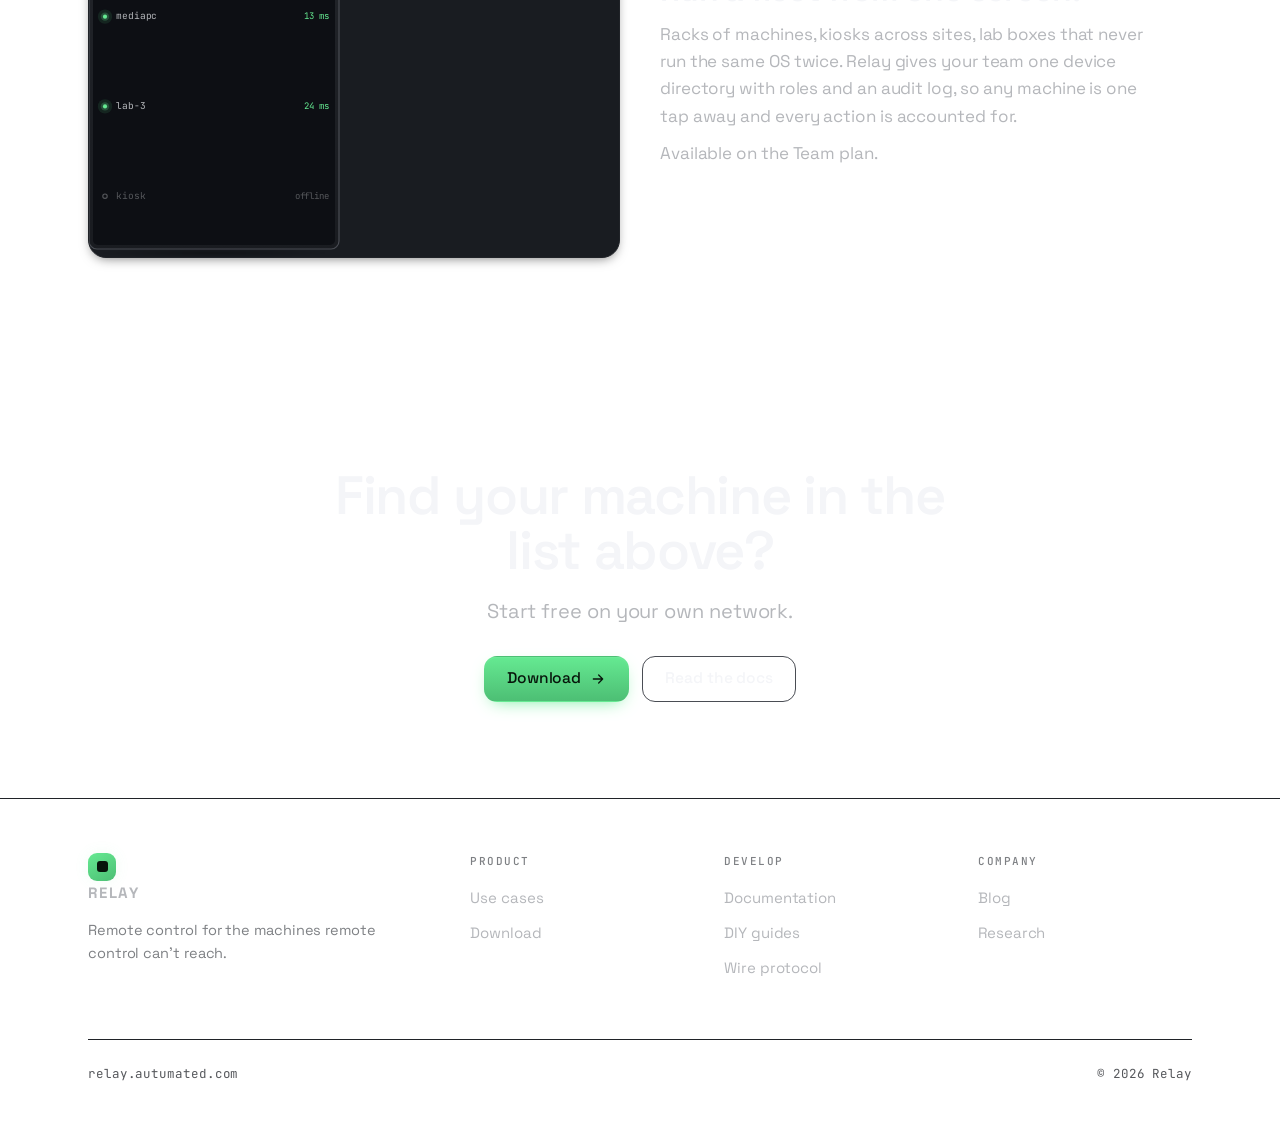
<file: use-cases.html>
<!DOCTYPE html>
<html lang="en">
<head>
<meta charset="UTF-8" />
<meta name="viewport" content="width=device-width, initial-scale=1.0" />
<title>Relay · Use cases</title>
<meta name="description" content="What people use Relay for: typing on TVs, fixing PCs that won't boot, couch control, presenting, AI agent bodies, and fleets." />
<meta property="og:title" content="Relay · Use cases" />
<meta property="og:description" content="Typing on TVs, fixing PCs that won't boot, couch control, presenting, AI agent bodies, and running a fleet from one screen." />
<meta property="og:type" content="website" />
<meta property="og:url" content="https://relay.autumated.com/use-cases.html" />
<meta property="og:image" content="https://relay.autumated.com/og.png" />
<meta name="twitter:card" content="summary_large_image" />
<meta name="twitter:image" content="https://relay.autumated.com/og.png" />
<link rel="preconnect" href="https://fonts.googleapis.com" />
<link rel="preconnect" href="https://fonts.gstatic.com" crossorigin />
<link href="https://fonts.googleapis.com/css2?family=Space+Grotesk:wght@400;500;600;700&family=JetBrains+Mono:wght@400;500;600&display=swap" rel="stylesheet" />
<link rel="icon" href="data:image/svg+xml,<svg xmlns='http://www.w3.org/2000/svg' viewBox='0 0 32 32'><rect width='32' height='32' rx='9' fill='%2365EA92'/><rect x='11' y='11' width='10' height='10' rx='3' fill='%230E0E12'/></svg>" />
<link rel="stylesheet" href="styles.css" />
<script src="app.js"></script>
<script src="signal.js" defer></script>
</head>
<body>

<header class="site-header">
  <div class="wrap nav">
    <a class="brand" href="index.html">
      <span class="logo-mark"></span>
      Relay
    </a>
    <nav class="nav-links">
      <a href="use-cases.html" class="active">Use cases</a>
      <a href="docs.html">Documentation</a>
      <a href="blog.html">Blog</a>
    </nav>
    <div class="nav-spacer"></div>
    <div class="nav-right">
      <button class="theme-btn" data-theme-btn aria-label="Toggle theme"></button>
      <a href="docs.html#download" class="btn sm">Download</a>
    </div>
    <button class="menu-btn" data-menu-btn aria-label="Menu"><svg width="20" height="20" viewBox="0 0 24 24" fill="none" stroke="currentColor" stroke-width="1.8" stroke-linecap="round"><path d="M3 6h18M3 12h18M3 18h18"/></svg></button>
  </div>
</header>
<div class="mobile-menu" data-mobile-menu>
  <a href="use-cases.html">Use cases</a>
  <a href="docs.html">Documentation</a>
  <a href="blog.html">Blog</a>
  <a href="docs.html#download" class="btn primary">Download</a>
</div>

<section class="page-head">
  <div class="wrap">
    <div class="kicker accent">Use cases</div>
    <h1 class="display">One device. The reach of a keyboard, a remote, and a crash cart.</h1>
    <p class="lead">Practical at home, serious in the rack, and a new kind of tool for agents. Here is what people actually do with Relay.</p>
  </div>
</section>

<section class="section-pad-sm">
  <div class="wrap">

    <!-- 01 -->
    <div class="scenario">
      <div class="sc-meta">
        <div class="sc-k"><span class="kicker">01 · Living room</span></div>
        <h2>Type on your TV.</h2>
        <p>Searching a streaming app one letter at a time with a D-pad is the worst input method ever shipped. Point Relay at the TV and type in your search, your password, your account email, with a real keyboard.</p>
        <p class="muted">Works over Bluetooth with nothing installed on the TV, or out-of-band on sets that lock you out.</p>
      </div>
      <div class="sc-art">
        <canvas class="sig" data-sig="uc-tv" aria-hidden="true"></canvas>
      </div>
    </div>

    <!-- 02 -->
    <div class="scenario flip">
      <div class="sc-meta">
        <div class="sc-k"><span class="kicker">02 · Rescue</span></div>
        <h2>Fix a PC that won't even boot.</h2>
        <p>The machine is stuck at the BIOS, or sitting at a login screen, or the OS is dead. Remote desktop is useless here because there is nothing for it to run inside. Relay's out-of-band mode taps the video and emulates a keyboard, so you can drive the firmware itself from your phone.</p>
        <p class="muted">A Raspberry Pi with a capture card today. Our AI-KVM dongle later.</p>
      </div>
      <div class="sc-art">
        <canvas class="sig" data-sig="uc-bios" aria-hidden="true"></canvas>
      </div>
    </div>

    <!-- 03 -->
    <div class="scenario">
      <div class="sc-meta">
        <div class="sc-k"><span class="kicker">03 · Media PC</span></div>
        <h2>Couch control your media PC.</h2>
        <p>The box under the TV does not need a wireless keyboard balanced on the armrest. Relay gives you a trackpad and a full keyboard on your phone, so you can scrub, search, and launch from across the room. Live screen mirroring to the phone is coming soon.</p>
      </div>
      <div class="sc-art">
        <canvas class="sig" data-sig="uc-couch" aria-hidden="true"></canvas>
      </div>
    </div>

    <!-- 04 -->
    <div class="scenario flip">
      <div class="sc-meta">
        <div class="sc-k"><span class="kicker">04 · On stage</span></div>
        <h2>Present without a clicker.</h2>
        <p>Your slides advance from your phone, your speaker notes sit in your palm, and a tap moves you forward. No dongle to lose, no batteries to forget, no walking back to the laptop.</p>
      </div>
      <div class="sc-art">
        <canvas class="sig" data-sig="uc-present" aria-hidden="true"></canvas>
      </div>
    </div>

    <!-- 05 -->
    <div class="scenario">
      <div class="sc-meta">
        <div class="sc-k"><span class="kicker accent">05 · Agents</span></div>
        <h2>A body for your AI agent.</h2>
        <p>Computer-use agents can reason about a screen, but they need a way to reach machines they were never installed inside. Relay is that body. Through MCP, an agent captures the screen and acts with real keyboard and mouse, even at the BIOS or on a box with no OS at all.</p>
        <p class="muted">This is the mode that makes Relay more than a convenience. It is infrastructure for the agent era.</p>
      </div>
      <div class="sc-art">
        <canvas class="sig" data-sig="uc-agent" aria-hidden="true"></canvas>
      </div>
    </div>

    <!-- 06 -->
    <div class="scenario flip">
      <div class="sc-meta">
        <div class="sc-k"><span class="kicker">06 · Team</span></div>
        <h2>Run a fleet from one screen.</h2>
        <p>Racks of machines, kiosks across sites, lab boxes that never run the same OS twice. Relay gives your team one device directory with roles and an audit log, so any machine is one tap away and every action is accounted for.</p>
        <p class="muted">Available on the Team plan.</p>
      </div>
      <div class="sc-art">
        <canvas class="sig" data-sig="uc-fleet" aria-hidden="true"></canvas>
      </div>
    </div>

  </div>
</section>

<section class="final">
  <div class="wrap-narrow">
    <h2 class="display">Find your machine in the list above?</h2>
    <p class="lead">Start free on your own network.</p>
    <div class="cta">
      <a href="docs.html#download" class="btn primary">Download<svg class="arrow" width="16" height="16" viewBox="0 0 24 24" fill="none" stroke="currentColor" stroke-width="1.9" stroke-linecap="round" stroke-linejoin="round"><path d="M5 12h14M13 6l6 6-6 6"/></svg></a>
      <a href="docs.html" class="btn">Read the docs</a>
    </div>
  </div>
</section>

<footer class="site-footer">
  <div class="wrap">
    <div class="footer-grid">
      <div class="footer-brand">
        <a class="brand" href="index.html">
          <span class="logo-mark"></span>
          Relay
        </a>
        <p>Remote control for the machines remote control can't reach.</p>
      </div>
      <div><h5>Product</h5><a href="use-cases.html">Use cases</a><a href="docs.html#download">Download</a></div>
      <div><h5>Develop</h5><a href="docs.html">Documentation</a><a href="docs.html#guides">DIY guides</a><a href="docs.html#protocol">Wire protocol</a></div>
      <div><h5>Company</h5><a href="blog.html">Blog</a><a href="blog.html">Research</a></div>
    </div>
    <div class="footer-bottom">
      <span class="mono">relay.autumated.com</span>
      <span class="mono">© 2026 Relay</span>
    </div>
  </div>
</footer>

</body>
</html>
</file>
<file: styles.css>
/* =============================================================================
   Relay marketing site · design system v2
   Reskinned to match the Relay APP (single source of truth: Relay.html tokens).
   Dark-first. Hue-driven green signal accent. Real elevation ramp.
   Space Grotesk for everything human; JetBrains Mono only for data + labels.
   Old token names are aliased to the app ramp so existing inline styles hold.
============================================================================= */

:root{
  --hue:152;
  --font-ui:"Space Grotesk", system-ui, sans-serif;
  --font-mono:"JetBrains Mono", ui-monospace, monospace;
  --ease:cubic-bezier(.2,.7,.2,1);
  --r-sm:9px; --r-md:13px; --r-lg:18px; --r-xl:24px;
  --maxw:1160px;

  /* alias old names → app font roles (HTML still references these) */
  --font-display:var(--font-ui);
  --font-body:var(--font-ui);
}

[data-theme="dark"]{                 /* default */
  --e0:oklch(0.145 0.008 265); --e1:oklch(0.190 0.009 265); --e2:oklch(0.225 0.010 265);
  --e3:oklch(0.270 0.011 265);
  --border:oklch(0.305 0.010 265); --border-soft:oklch(0.255 0.010 265); --border-hi:oklch(0.42 0.013 265);
  --text:oklch(0.97 0.004 265); --text-2:oklch(0.78 0.006 265); --text-3:oklch(0.60 0.007 265); --text-4:oklch(0.46 0.007 265);
  --hi:rgba(255,255,255,0.055);
  --sh-1:0 1px 2px rgba(0,0,0,.35); --sh-2:0 4px 12px -4px rgba(0,0,0,.55); --sh-3:0 14px 34px -12px rgba(0,0,0,.7);
  --accent:oklch(0.84 0.17 var(--hue)); --accent-2:oklch(0.72 0.15 var(--hue));
  --accent-ink:oklch(0.18 0.03 var(--hue)); --accent-ghost:oklch(0.84 0.17 var(--hue) / 0.13);
  --accent-line:oklch(0.84 0.17 var(--hue) / 0.32);
  --danger:oklch(0.66 0.20 25);
  --code-bg:oklch(0.115 0.007 265); --code-ink:oklch(0.86 0.006 265);
}
[data-theme="light"]{
  --e0:oklch(0.955 0.004 265); --e1:oklch(0.925 0.005 265); --e2:oklch(1 0 0);
  --e3:oklch(0.975 0.004 265);
  --border:oklch(0.875 0.006 265); --border-soft:oklch(0.915 0.005 265); --border-hi:oklch(0.78 0.008 265);
  --text:oklch(0.21 0.012 265); --text-2:oklch(0.40 0.010 265); --text-3:oklch(0.55 0.009 265); --text-4:oklch(0.66 0.008 265);
  --hi:rgba(255,255,255,0.9);
  --sh-1:0 1px 2px rgba(20,24,33,.10); --sh-2:0 4px 12px -4px rgba(20,24,33,.16); --sh-3:0 16px 36px -14px rgba(20,24,33,.26);
  --accent:oklch(0.60 0.16 var(--hue)); --accent-2:oklch(0.52 0.15 var(--hue));
  --accent-ink:oklch(0.99 0.02 var(--hue)); --accent-ghost:oklch(0.60 0.16 var(--hue) / 0.12);
  --accent-line:oklch(0.60 0.16 var(--hue) / 0.30);
  --danger:oklch(0.56 0.20 25);
  --code-bg:oklch(0.20 0.012 265); --code-ink:oklch(0.93 0.008 265);
}

/* ---- aliases: old marketing token names → app ramp ---- */
:root{
  --blue:var(--accent);
  --red:var(--danger);
}
[data-theme="dark"], [data-theme="light"]{
  --paper:var(--e0); --paper-2:var(--e2); --paper-sunk:var(--e1);
  --ink:var(--text); --ink-2:var(--text-2); --ink-3:var(--text-3); --ink-4:var(--text-4);
  --line:var(--border-soft); --line-2:var(--border); --line-strong:var(--text);
  --accent-tint:var(--accent-ghost);
  --red-tint:color-mix(in srgb, var(--danger) 14%, transparent);
  --shadow:var(--sh-2);
}

*{ box-sizing:border-box; margin:0; padding:0; }
html{ scroll-behavior:smooth; -webkit-text-size-adjust:100%; }
body{
  font-family:var(--font-ui);
  background:var(--e0); color:var(--text);
  font-size:17px; line-height:1.6; letter-spacing:-.005em;
  -webkit-font-smoothing:antialiased;
  transition:background .3s var(--ease), color .3s var(--ease);
}
[data-theme="dark"] body{
  background:radial-gradient(125% 120% at 50% -10%, oklch(0.22 0.012 265), oklch(0.135 0.008 265) 62%);
  background-attachment:fixed;
}
::selection{ background:var(--accent); color:var(--accent-ink); }
a{ color:inherit; text-decoration:none; }
img,svg{ display:block; }
button{ font-family:inherit; cursor:pointer; border:none; background:none; color:inherit; }

/* ---- ambient backdrop: slow light in the shadows + grain + vignette ----
   Injected once per page (by app.js) as the first child of <body>.
   Subtle by design. Motion only when the user allows it. */
.ambient{ position:fixed; inset:0; z-index:-1; overflow:hidden; pointer-events:none; }
.amb-blob{ position:absolute; border-radius:50%; will-change:transform; filter:blur(34px); }
.amb-blob.b1{ width:780px; height:780px; top:-220px; left:-160px;
  background:radial-gradient(circle at 50% 50%, oklch(0.84 0.17 var(--hue) / 0.11), transparent 66%); }
.amb-blob.b2{ width:680px; height:680px; top:24%; right:-220px;
  background:radial-gradient(circle at 50% 50%, oklch(0.62 0.03 265 / 0.20), transparent 70%); }
.amb-blob.b3{ width:560px; height:560px; bottom:-220px; left:38%;
  background:radial-gradient(circle at 50% 50%, oklch(0.84 0.17 var(--hue) / 0.07), transparent 64%); }
.amb-grain{ position:absolute; inset:-50%; opacity:.05; mix-blend-mode:overlay;
  background-image:url("data:image/svg+xml,%3Csvg xmlns='http://www.w3.org/2000/svg' width='180' height='180'%3E%3Cfilter id='n'%3E%3CfeTurbulence type='fractalNoise' baseFrequency='0.85' numOctaves='2' stitchTiles='stitch'/%3E%3C/filter%3E%3Crect width='100%25' height='100%25' filter='url(%23n)'/%3E%3C/svg%3E"); }
.amb-vignette{ position:absolute; inset:0;
  background:radial-gradient(120% 120% at 50% 35%, transparent 52%, oklch(0.10 0.006 265 / 0.55) 100%); }

[data-theme="light"] .amb-blob.b1{ background:radial-gradient(circle at 50% 50%, oklch(0.60 0.16 var(--hue) / 0.11), transparent 66%); }
[data-theme="light"] .amb-blob.b2{ background:radial-gradient(circle at 50% 50%, oklch(0.55 0.02 265 / 0.09), transparent 70%); }
[data-theme="light"] .amb-blob.b3{ background:radial-gradient(circle at 50% 50%, oklch(0.60 0.16 var(--hue) / 0.08), transparent 64%); }
[data-theme="light"] .amb-grain{ opacity:.06; mix-blend-mode:multiply; }
[data-theme="light"] .amb-vignette{ background:radial-gradient(120% 120% at 50% 35%, transparent 60%, oklch(0.55 0.01 265 / 0.10) 100%); }

@media (prefers-reduced-motion: no-preference){
  .amb-blob.b1{ animation:drift1 34s var(--ease) infinite; }
  .amb-blob.b2{ animation:drift2 46s var(--ease) infinite; }
  .amb-blob.b3{ animation:drift3 40s var(--ease) infinite; }
}
@keyframes drift1{ 0%,100%{ transform:translate(0,0) scale(1); } 50%{ transform:translate(70px,46px) scale(1.07); } }
@keyframes drift2{ 0%,100%{ transform:translate(0,0) scale(1); } 50%{ transform:translate(-58px,38px) scale(1.05); } }
@keyframes drift3{ 0%,100%{ transform:translate(0,0) scale(1); } 50%{ transform:translate(40px,-52px) scale(1.08); } }

/* ---- type ---- */
.display{ font-family:var(--font-ui); font-weight:600; letter-spacing:-.025em; line-height:1.02; }
h1,h2,h3,h4{ font-family:var(--font-ui); font-weight:600; letter-spacing:-.02em; line-height:1.08; }
.kicker{ font-family:var(--font-mono); font-size:12px; font-weight:500; letter-spacing:.16em; text-transform:uppercase; color:var(--text-3); }
.kicker.accent{ color:var(--accent); }
.lead{ font-size:20px; line-height:1.5; color:var(--text-2); }
.mono{ font-family:var(--font-mono); }
.muted{ color:var(--text-3); }

/* ---- layout ---- */
.wrap{ max-width:var(--maxw); margin:0 auto; padding:0 28px; }
.wrap-narrow{ max-width:860px; margin:0 auto; padding:0 28px; }
section{ position:relative; }
.section-pad{ padding:96px 0; }
.section-pad-sm{ padding:64px 0; }
.rule{ height:1px; background:var(--border-soft); border:0; }
.section-label{ display:flex; align-items:center; gap:12px; margin-bottom:28px; }
.section-label .bar{ width:26px; height:1px; background:var(--accent); }

/* ---- header ---- */
.site-header{ position:sticky; top:0; z-index:50; background:color-mix(in srgb, var(--e0) 84%, transparent);
  backdrop-filter:saturate(1.2) blur(14px); border-bottom:1px solid var(--border-soft); }
.nav{ display:flex; align-items:center; gap:30px; height:66px; }
.brand{ display:flex; align-items:center; gap:11px; font-family:var(--font-ui); font-weight:700; font-size:18px; letter-spacing:.12em; text-transform:uppercase; }
.nav-links{ display:flex; align-items:center; gap:26px; }
.nav-links a{ font-size:15px; color:var(--text-2); transition:color .15s; }
.nav-links a:hover, .nav-links a.active{ color:var(--text); }
.nav-spacer{ flex:1; }
.nav-right{ display:flex; align-items:center; gap:14px; }
.theme-btn{ width:38px; height:38px; border-radius:10px; display:grid; place-items:center; color:var(--text-2); border:1px solid var(--border-soft); transition:.15s; }
.theme-btn:hover{ color:var(--text); border-color:var(--border-hi); background:var(--e1); }
.menu-btn{ display:none; width:38px; height:38px; border-radius:10px; place-items:center; color:var(--text); border:1px solid var(--border-soft); }

/* ---- logo mark (from the app) ---- */
.logo-mark{ width:30px; height:30px; border-radius:9px; display:grid; place-items:center; flex:0 0 auto;
  background:linear-gradient(150deg, var(--accent), var(--accent-2)); box-shadow:0 0 16px -2px var(--accent-ghost); }
.logo-mark::after{ content:""; width:11px; height:11px; border-radius:3px; background:var(--accent-ink); }
.footer-brand .logo-mark{ width:28px; height:28px; }

/* ---- buttons ---- */
.btn{ display:inline-flex; align-items:center; justify-content:center; gap:9px; height:46px; padding:0 22px;
  font-family:var(--font-ui); font-size:15.5px; font-weight:500; border-radius:var(--r-md);
  border:1px solid var(--border-hi); color:var(--text); background:transparent; transition:.16s var(--ease); white-space:nowrap; }
.btn:hover{ background:var(--e2); border-color:var(--border-hi); }
.btn:active{ transform:translateY(1px); }
.btn.primary{ background:linear-gradient(180deg, var(--accent), var(--accent-2)); border-color:transparent; color:var(--accent-ink);
  box-shadow:0 6px 18px -8px var(--accent), 0 1px 0 var(--hi) inset; }
.btn.primary:hover{ filter:brightness(1.06); background:linear-gradient(180deg, var(--accent), var(--accent-2)); }
.btn.sm{ height:40px; padding:0 16px; font-size:14.5px; }
.btn.ghost{ border-color:transparent; }
.btn.ghost:hover{ background:var(--accent-ghost); color:var(--accent); }
.arrow{ transition:transform .16s var(--ease); }
.btn:hover .arrow, .link-arrow:hover .arrow{ transform:translateX(3px); }
.link-arrow{ display:inline-flex; align-items:center; gap:7px; color:var(--accent); font-weight:500; font-size:15.5px; }

/* ---- hero ---- */
.hero{ padding:84px 0 70px; }
.hero h1{ font-size:clamp(42px, 6.4vw, 78px); max-width:14ch; }
.hero .sub{ margin-top:26px; max-width:54ch; font-size:20px; line-height:1.5; color:var(--text-2); }
.hero .cta{ margin-top:36px; display:flex; gap:13px; flex-wrap:wrap; }

/* proof strip */
.proof{ border-top:1px solid var(--border-soft); border-bottom:1px solid var(--border-soft); background:var(--e1); }
.proof .row{ display:flex; flex-wrap:wrap; gap:0; }
.proof .item{ flex:1; min-width:200px; padding:22px 26px; border-right:1px solid var(--border-soft); display:flex; align-items:center; gap:12px; }
.proof .item:last-child{ border-right:0; }
.proof .item .dot{ width:7px; height:7px; border-radius:50%; background:var(--accent); flex:0 0 auto; box-shadow:0 0 8px -1px var(--accent); }
.proof .item .t{ font-family:var(--font-mono); font-size:12.5px; letter-spacing:.04em; color:var(--text-2); line-height:1.4; }

/* ---- use-case grid ---- */
.cards{ display:grid; grid-template-columns:repeat(3,1fr); gap:1px; border:1px solid var(--border-soft); border-radius:16px; overflow:hidden; background:var(--border-soft); }
.cards > .uc{ background:var(--e1); }
.uc{ padding:30px 28px; display:flex; flex-direction:column; gap:11px; min-height:210px; transition:background .16s; position:relative; }
.uc:hover{ background:var(--e2); }
.uc .uc-k{ display:flex; align-items:center; gap:9px; }
.uc .uc-num{ font-family:var(--font-mono); font-size:11px; color:var(--text-4); }
.uc h3{ font-size:22px; margin-top:4px; }
.uc p{ font-size:15px; color:var(--text-3); line-height:1.5; }
.uc .pill{ position:absolute; top:26px; right:26px; font-family:var(--font-mono); font-size:9.5px; letter-spacing:.1em; text-transform:uppercase;
  padding:3px 8px; border-radius:5px; background:var(--accent-ghost); color:var(--accent); border:1px solid var(--accent-line); }
.uc .ico{ color:var(--text-2); margin-bottom:4px; }

/* ---- how it works ---- */
.mode{ display:grid; grid-template-columns:1fr 1.15fr; gap:48px; align-items:center; padding:44px 0; }
.mode.flip .mode-art{ order:-1; }
.mode-meta .tag{ display:inline-flex; align-items:center; gap:8px; font-family:var(--font-mono); font-size:12px; letter-spacing:.08em;
  padding:5px 11px; border-radius:7px; border:1px solid var(--border); color:var(--text-2); margin-bottom:18px; }
.mode-meta .tag.free{ color:var(--accent); border-color:var(--accent-line); background:var(--accent-ghost); }
.mode-meta h3{ font-size:30px; margin-bottom:14px; }
.mode-meta p{ color:var(--text-2); max-width:46ch; }
.mode-meta ul{ list-style:none; margin-top:18px; display:flex; flex-direction:column; gap:10px; }
.mode-meta li{ display:flex; gap:11px; font-size:15px; color:var(--text-2); }
.mode-meta li .ck{ color:var(--accent); flex:0 0 auto; margin-top:3px; }
.mode-art{ border:1px solid var(--border-soft); border-radius:var(--r-lg); background:var(--e2); padding:30px; box-shadow:var(--sh-2); }

/* diagram nodes */
.diagram{ width:100%; height:auto; }
.dg-node{ fill:var(--e1); stroke:var(--border-hi); stroke-width:1.4; }
.dg-node.accent{ fill:var(--accent-ghost); stroke:var(--accent); }
.dg-label{ font-family:var(--font-mono); font-size:11px; fill:var(--text-2); letter-spacing:.02em; }
.dg-label.strong{ fill:var(--text); font-weight:500; }
.dg-flow{ stroke:var(--accent); stroke-width:1.6; fill:none; }
.dg-flow-dash{ stroke:var(--text-4); stroke-width:1.4; fill:none; stroke-dasharray:4 4; }
.dg-cap{ font-family:var(--font-mono); font-size:10px; fill:var(--text-3); letter-spacing:.06em; text-transform:uppercase; }

/* ---- open source band ---- */
.band{ background:var(--e2); border:1px solid var(--border-soft); color:var(--text); border-radius:var(--r-xl); padding:62px 56px; position:relative; overflow:hidden; box-shadow:var(--sh-2); }
.band::before{ content:""; position:absolute; inset:0; background:radial-gradient(120% 130% at 100% 0%, var(--accent-ghost), transparent 55%); pointer-events:none; }
.band .kicker{ color:var(--accent); position:relative; }
.band h2{ font-size:34px; max-width:20ch; margin:18px 0 20px; position:relative; }
.band p{ color:var(--text-2); max-width:60ch; font-size:17px; position:relative; }
.band .os-list{ display:flex; gap:14px; flex-wrap:wrap; margin-top:30px; position:relative; }
.os-chip{ font-family:var(--font-mono); font-size:13px; padding:8px 14px; border-radius:9px; border:1px solid var(--border); background:var(--e1); display:flex; align-items:center; gap:9px; color:var(--text-2); }
.os-chip .gd{ color:var(--accent); }

/* ---- download cards (docs) ---- */
.dl-grid{ display:grid; grid-template-columns:repeat(2,1fr); gap:14px; margin:22px 0 8px; }
.dl-card{ border:1px solid var(--border-soft); border-radius:var(--r-lg); background:var(--e1); padding:22px 22px 24px; display:flex; flex-direction:column; gap:10px; }
.dl-card.is-soon{ background:transparent; }
.dl-os{ display:flex; align-items:center; gap:10px; font-family:var(--font-display); font-weight:600; font-size:16px; color:var(--text); }
.dl-os svg{ color:var(--accent); }
.dl-card.is-soon .dl-os svg{ color:var(--text-3); }
.dl-meta{ font-size:11.5px; letter-spacing:.04em; color:var(--text-3); }
.dl-card p{ font-size:14px; color:var(--text-2); line-height:1.5; margin:0; flex:1; }
.dl-card .btn{ align-self:flex-start; margin-top:4px; }
.dl-soon{ align-self:flex-start; margin-top:4px; font-size:11px; letter-spacing:.1em; text-transform:uppercase; color:var(--text-3); border:1px solid var(--border); padding:6px 13px; border-radius:20px; }
.dl-sub{ font-size:12px; color:var(--text-3); text-decoration:underline; text-underline-offset:3px; }
.dl-sub:hover{ color:var(--accent); }
.dl-all{ margin-top:14px; }
@media (max-width:640px){ .dl-grid{ grid-template-columns:1fr; } }

/* ---- email capture (pricing) ---- */
.cap-wrap .cap{ display:none; }
.cap-wrap.is-open > [data-capture]{ display:none; }
.cap-wrap.is-open .cap{ display:flex; gap:8px; align-items:center; }
.cap-email{ flex:1; min-width:0; height:46px; padding:0 14px; font-family:var(--font-ui); font-size:15px;
  color:var(--text); background:var(--e1); border:1px solid var(--border); border-radius:var(--r-md); transition:.15s; }
.cap-email::placeholder{ color:var(--text-4); }
.cap-email:focus{ outline:none; border-color:var(--accent); background:var(--e2); }
.cap .btn{ flex:0 0 auto; }
.cap-thanks{ display:flex; align-items:center; gap:9px; margin-bottom:18px; padding:12px 16px;
  border:1px solid var(--accent-line, var(--border)); background:var(--accent-ghost); border-radius:var(--r-md);
  font-size:14.5px; color:var(--text); }
.cap-thanks .ck{ color:var(--accent); font-weight:600; }

/* ---- pricing ---- */
.tiers{ display:grid; grid-template-columns:repeat(3,1fr); gap:18px; }
.tiers.four{ grid-template-columns:repeat(4,1fr); gap:14px; }
.tiers.four .tier{ padding:26px 22px; }
.tiers.four .price{ font-size:30px; }
.tier{ position:relative; border:1px solid var(--border-soft); border-radius:var(--r-lg); padding:30px 28px; background:var(--e2); display:flex; flex-direction:column; gap:7px; box-shadow:var(--sh-1); }
.tier .tsub{ color:var(--text-3); font-size:13.5px; margin-top:1px; }
.tier.feature{ border-color:var(--accent); box-shadow:0 0 0 1px var(--accent) inset, 0 0 40px -16px var(--accent), var(--sh-2); }
.tier .tname{ font-family:var(--font-ui); font-size:20px; font-weight:600; display:flex; align-items:center; gap:10px; }
.tier .badge{ font-family:var(--font-mono); font-size:9.5px; letter-spacing:.1em; text-transform:uppercase; color:var(--accent); background:var(--accent-ghost); padding:3px 8px; border-radius:5px; }
.tier .price{ font-family:var(--font-ui); font-size:38px; font-weight:600; margin:10px 0 2px; letter-spacing:-.03em; }
.tier .price small{ font-family:var(--font-ui); font-size:15px; font-weight:400; color:var(--text-3); letter-spacing:0; }
.tier .price-note{ font-family:var(--font-mono); font-size:12px; color:var(--text-3); margin-top:1px; }
.tier .tline{ color:var(--text-2); font-size:15px; min-height:46px; }
.tier .plus{ font-family:var(--font-mono); font-size:10.5px; letter-spacing:.06em; text-transform:uppercase; color:var(--text-3); margin:16px 0 2px; }
.tier ul{ list-style:none; margin:18px 0 24px; display:flex; flex-direction:column; gap:11px; }
.tier li{ display:flex; gap:11px; font-size:14.5px; color:var(--text-2); line-height:1.45; }
.tier li .ck{ color:var(--accent); flex:0 0 auto; margin-top:3px; }
.tier .btn{ margin-top:auto; width:100%; }
.ribbon{ position:absolute; top:-11px; left:50%; transform:translateX(-50%); white-space:nowrap; font-family:var(--font-mono);
  font-size:10px; letter-spacing:.08em; text-transform:uppercase; color:var(--accent-ink); background:var(--accent); padding:5px 12px; border-radius:20px; box-shadow:var(--sh-2); }
.dongle{ margin-top:18px; border:1px dashed var(--border-hi); border-radius:var(--r-md); padding:20px 26px; display:flex; align-items:center; gap:16px; flex-wrap:wrap; }
.dongle .di{ width:42px; height:42px; border-radius:11px; border:1px solid var(--border); display:grid; place-items:center; color:var(--text-3); flex:0 0 auto; }
.dongle .soon{ margin-left:auto; font-family:var(--font-mono); font-size:11px; letter-spacing:.1em; text-transform:uppercase; color:var(--text-3); border:1px solid var(--border); padding:5px 11px; border-radius:20px; }

/* ---- free + open ---- */
.open-grid{ display:grid; grid-template-columns:1.1fr .9fr; gap:48px; align-items:center; }
.open-lead .sub{ margin-top:14px; }
.open-lead .cta{ display:flex; gap:13px; flex-wrap:wrap; margin-top:26px; }
.open-list{ list-style:none; margin:0; display:flex; flex-direction:column; gap:14px; border:1px solid var(--border-soft); border-radius:var(--r-lg); padding:28px 30px; background:var(--e2); box-shadow:var(--sh-1); }
.open-list li{ display:flex; gap:12px; font-size:15px; color:var(--text-2); line-height:1.45; }
.open-list li .ck{ color:var(--accent); flex:0 0 auto; margin-top:2px; }
@media(max-width:760px){ .open-grid{ grid-template-columns:1fr; gap:30px; } }

/* ---- final CTA ---- */
.final{ text-align:center; padding:96px 0; }
.final h2{ font-size:clamp(34px,5vw,54px); max-width:18ch; margin:0 auto 18px; }
.final .cta{ display:flex; gap:13px; justify-content:center; flex-wrap:wrap; margin-top:30px; }

/* ---- footer ---- */
.site-footer{ border-top:1px solid var(--border-soft); padding:54px 0 40px; }
.footer-grid{ display:grid; grid-template-columns:1.6fr 1fr 1fr 1fr; gap:40px; }
.footer-grid h5{ font-family:var(--font-mono); font-size:11px; letter-spacing:.14em; text-transform:uppercase; color:var(--text-3); margin-bottom:16px; font-weight:500; }
.footer-grid a{ display:block; font-size:15px; color:var(--text-2); margin-bottom:11px; transition:color .15s; }
.footer-grid a:hover{ color:var(--text); }
.footer-brand p{ font-size:14.5px; color:var(--text-3); max-width:32ch; margin-top:14px; }
.footer-bottom{ display:flex; align-items:center; justify-content:space-between; margin-top:48px; padding-top:24px; border-top:1px solid var(--border-soft); }
.footer-bottom .mono{ font-size:12.5px; color:var(--text-4); }

/* ---- generic page header ---- */
.page-head{ padding:72px 0 8px; }
.page-head h1{ font-size:clamp(36px,5vw,58px); max-width:18ch; margin-top:18px; }
.page-head .lead{ margin-top:22px; max-width:58ch; }

/* ---- docs layout ---- */
.docs{ display:grid; grid-template-columns:230px 1fr; gap:54px; align-items:start; padding:48px 0 96px; }
.docs-side{ position:sticky; top:90px; }
.docs-side .grp{ margin-bottom:26px; }
.docs-side h6{ font-family:var(--font-mono); font-size:11px; letter-spacing:.12em; text-transform:uppercase; color:var(--text-3); margin-bottom:12px; font-weight:500; }
.docs-side a{ display:block; font-size:14.5px; color:var(--text-2); padding:6px 0; transition:color .15s; }
.docs-side a:hover{ color:var(--accent); }
.docs-main h2{ font-size:30px; margin:40px 0 14px; scroll-margin-top:90px; }
.docs-main h2:first-child{ margin-top:0; }
.docs-main h3{ font-size:20px; margin:28px 0 10px; }
.docs-main p{ color:var(--text-2); margin-bottom:14px; max-width:62ch; }
.docs-main ul,.docs-main ol{ margin:0 0 16px 22px; color:var(--text-2); }
.docs-main li{ margin-bottom:8px; }
.guide-card{ border:1px solid var(--border-soft); border-radius:var(--r-md); padding:24px 26px; margin:14px 0; background:var(--e2); transition:.16s; display:block; box-shadow:var(--sh-1); }
.guide-card:hover{ border-color:var(--accent-line); }
.guide-card .gk{ display:flex; align-items:center; justify-content:space-between; margin-bottom:8px; }
.guide-card h3{ margin:0; font-size:19px; }
.guide-card p{ margin:0; font-size:14.5px; color:var(--text-3); }
.guide-card .lvl{ font-family:var(--font-mono); font-size:10px; letter-spacing:.08em; text-transform:uppercase; color:var(--accent); }
.callout{ border-left:2px solid var(--accent); background:var(--accent-ghost); padding:16px 20px; border-radius:0 10px 10px 0; margin:18px 0; }
.callout p{ margin:0; font-size:15px; color:var(--text-2); }
.codeblock{ background:var(--code-bg); color:var(--code-ink); border-radius:var(--r-md); padding:18px 20px; font-family:var(--font-mono); font-size:13px; line-height:1.7; overflow-x:auto; margin:14px 0; border:1px solid var(--border-soft); }
.codeblock .c{ color:var(--text-4); }
.codeblock .g{ color:var(--accent); }

/* ---- blog ---- */
.posts{ display:flex; flex-direction:column; }
.post{ display:grid; grid-template-columns:160px 1fr auto; gap:30px; align-items:start; padding:30px 0; border-top:1px solid var(--border-soft); transition:.15s; }
.post:hover h3{ color:var(--accent); }
.post .date{ font-family:var(--font-mono); font-size:12.5px; color:var(--text-3); padding-top:4px; }
.post h3{ font-size:23px; margin-bottom:8px; transition:color .15s; }
.post p{ color:var(--text-3); font-size:15.5px; max-width:60ch; }
.post .ptag{ font-family:var(--font-mono); font-size:10px; letter-spacing:.1em; text-transform:uppercase; color:var(--accent); }
.post .read{ align-self:center; color:var(--text-4); }

/* scenario (use cases page) */
.scenario{ display:grid; grid-template-columns:1fr 1fr; gap:40px; align-items:center; padding:50px 0; border-top:1px solid var(--border-soft); }
.scenario.flip .sc-art{ order:-1; }
.scenario .sc-k{ display:flex; align-items:center; gap:10px; margin-bottom:14px; }
.scenario h2{ font-size:32px; margin-bottom:14px; }
.scenario p{ color:var(--text-2); max-width:46ch; margin-bottom:10px; }
.sc-art{ border:1px solid var(--border-soft); border-radius:var(--r-lg); background:var(--e2); aspect-ratio:4/3; display:grid; place-items:center; padding:30px; box-shadow:var(--sh-2); }
.sc-art:has(.sig){ padding:0; overflow:hidden; }
.sc-art .sig{ width:100%; height:100%; }

/* ---- responsive ---- */
@media (max-width:1000px){
  .tiers.four{ grid-template-columns:1fr 1fr; }
}
@media (max-width:900px){
  .nav-links{ display:none; }
  .menu-btn{ display:grid; }
  .cards{ grid-template-columns:1fr 1fr; }
  .tiers{ grid-template-columns:1fr; }
  .mode, .mode.flip, .scenario, .scenario.flip{ grid-template-columns:1fr; gap:28px; }
  .mode.flip .mode-art, .scenario.flip .sc-art{ order:0; }
  .docs{ grid-template-columns:1fr; gap:28px; }
  .docs-side{ position:static; }
  .footer-grid{ grid-template-columns:1fr 1fr; gap:28px; }
  .band{ padding:44px 30px; }
  .post{ grid-template-columns:1fr; gap:8px; }
  .post .read{ display:none; }
}
@media (max-width:560px){
  .cards{ grid-template-columns:1fr; }
  .tiers.four{ grid-template-columns:1fr; }
  body{ font-size:16px; }
  .proof .item{ border-right:0; border-bottom:1px solid var(--border-soft); }
  .footer-grid{ grid-template-columns:1fr 1fr; }
}

/* mobile menu */
.mobile-menu{ display:none; position:fixed; inset:66px 0 0; background:var(--e0); z-index:49; padding:24px 28px; flex-direction:column; gap:4px; }
.mobile-menu.open{ display:flex; }
.mobile-menu a{ font-family:var(--font-ui); font-size:26px; font-weight:600; padding:14px 0; border-bottom:1px solid var(--border-soft); }
.mobile-menu .btn{ margin-top:20px; }

/* ---- live signal figures (original: drawn from the real protocol) ---- */
.sig{ display:block; width:100%; }
.hero-live{ margin-top:56px; border:1px solid var(--border-soft); border-radius:var(--r-lg);
  background:var(--e1); box-shadow:var(--sh-2); overflow:hidden; }
.hero-live .sig{ height:clamp(250px,34vw,330px); }
.sig-mode{ height:clamp(225px,28vw,265px); }
.uc-vig{ height:96px; }
@media (max-width:700px){ .uc-vig{ height:88px; } .hero-live .sig{ height:230px; } }

/* screens are dark glass: the instrument panels keep the dark deck in light mode */
[data-theme="light"] .hero-live,
[data-theme="light"] .mode-art{
  background:oklch(0.165 0.008 265);
  border-color:oklch(0.28 0.010 265);
}
@media (max-width:700px){
  .mode-art{ padding:16px; }
}

/* ---- app screenshots ---- */
.phones{ display:flex; justify-content:center; align-items:flex-end; gap:clamp(14px,3vw,40px); margin-top:14px; flex-wrap:nowrap; }
.phone{ width:clamp(150px,21vw,212px); border-radius:28px; padding:6px; background:linear-gradient(160deg,var(--e3),var(--e1));
  border:1px solid var(--border-hi); box-shadow:var(--sh-3); flex:0 0 auto; }
.phone img{ display:block; width:100%; border-radius:22px; }
.phone-lead{ width:clamp(172px,25vw,244px); }
@media (max-width:600px){ .phones{ gap:0; } .phones .phone:not(.phone-lead){ display:none; } }
</file>
